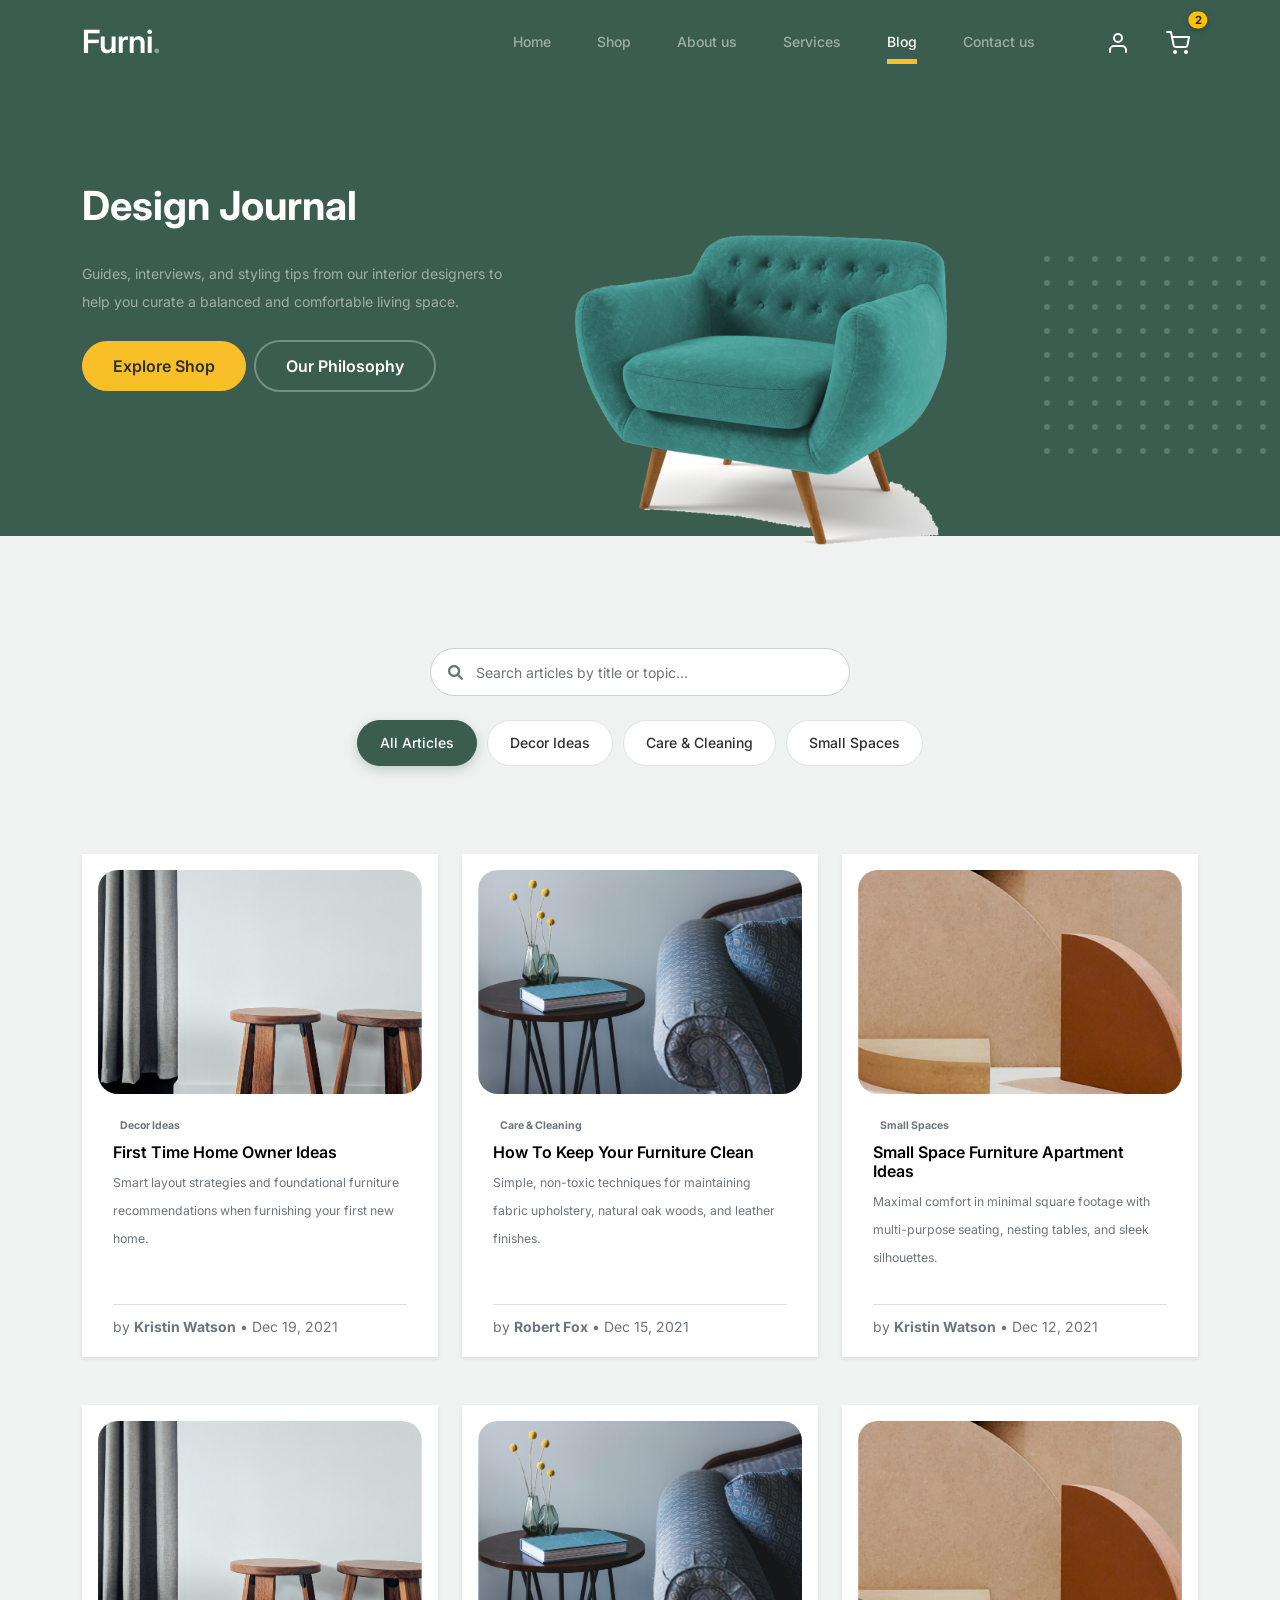
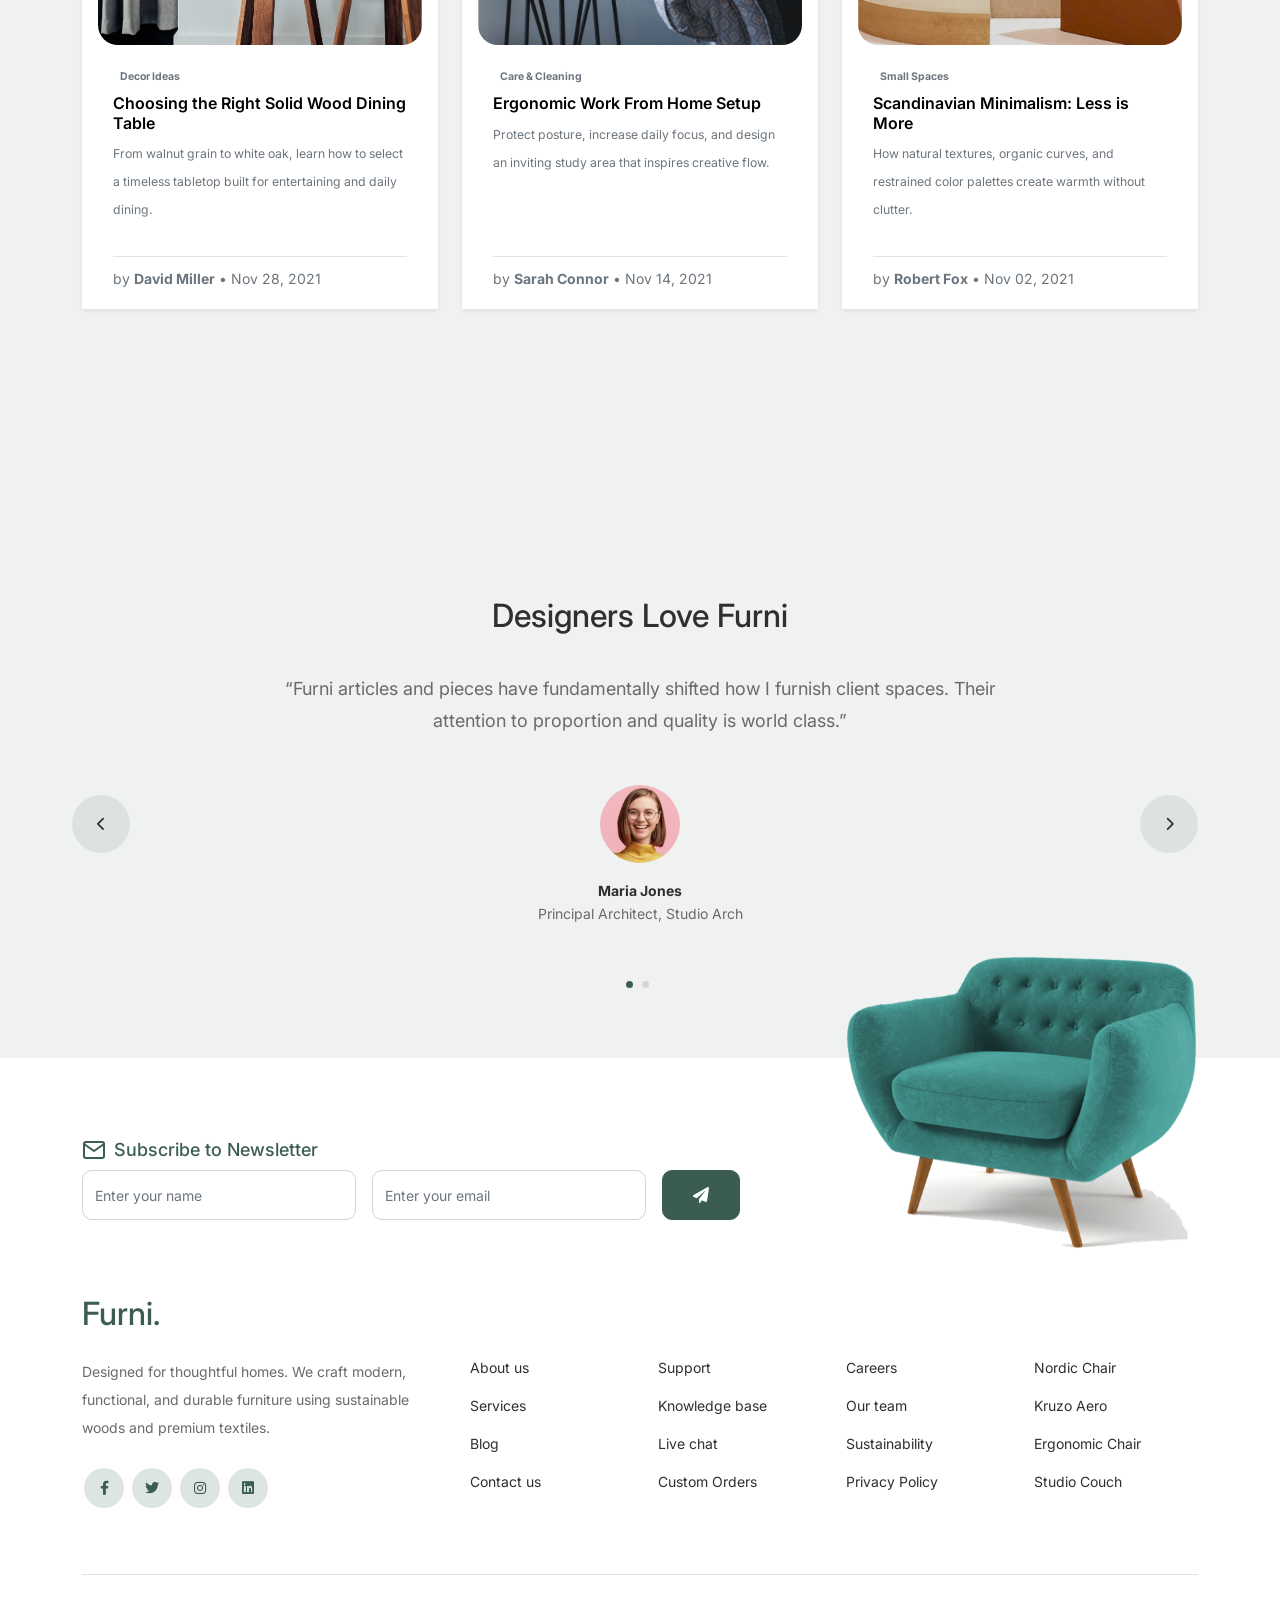
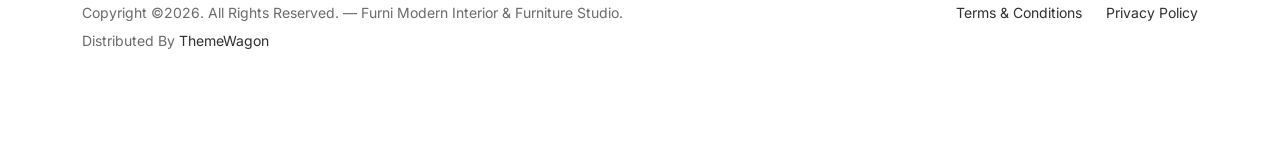
<file: blog.html>
<!-- /*
* Bootstrap 5
* Template Name: Furni
* Template Author: Untree.co
* Template URI: https://untree.co/
* License: https://creativecommons.org/licenses/by/3.0/
*/ -->
<!doctype html>
<html lang="en">
<head>
  <meta charset="utf-8">
  <meta name="viewport" content="width=device-width, initial-scale=1, shrink-to-fit=no">
  <meta name="author" content="Untree.co">
  <link rel="shortcut icon" href="favicon.png">

  <meta name="description" content="Furni Blog - Interior Design Ideas, Guides, and Inspiration" />
  <meta name="keywords" content="interior design blog, furniture care, home decor inspiration" />

  <!-- Bootstrap CSS -->
  <link href="css/bootstrap.min.css" rel="stylesheet">
  <link href="https://cdnjs.cloudflare.com/ajax/libs/font-awesome/6.0.0-beta3/css/all.min.css" rel="stylesheet">
  <link href="css/tiny-slider.css" rel="stylesheet">
  <link href="css/style.css" rel="stylesheet">
  <title>Blog &amp; Design Journal - Furni</title>
</head>

<body>

  <!-- Start Header/Navigation -->
  <nav class="custom-navbar navbar navbar-expand-md navbar-dark bg-dark" aria-label="Furni navigation bar">
    <div class="container">
      <a class="navbar-brand" href="index.html">Furni<span>.</span></a>

      <button class="navbar-toggler" type="button" data-bs-toggle="collapse" data-bs-target="#navbarsFurni" aria-controls="navbarsFurni" aria-expanded="false" aria-label="Toggle navigation">
        <span class="navbar-toggler-icon"></span>
      </button>

      <div class="collapse navbar-collapse" id="navbarsFurni">
        <ul class="custom-navbar-nav navbar-nav ms-auto mb-2 mb-md-0">
          <li class="nav-item">
            <a class="nav-link" href="index.html">Home</a>
          </li>
          <li><a class="nav-link" href="shop.html">Shop</a></li>
          <li><a class="nav-link" href="about.html">About us</a></li>
          <li><a class="nav-link" href="services.html">Services</a></li>
          <li class="active"><a class="nav-link" href="blog.html">Blog</a></li>
          <li><a class="nav-link" href="contact.html">Contact us</a></li>
        </ul>

        <ul class="custom-navbar-cta navbar-nav mb-2 mb-md-0 ms-5">
          <li><a class="nav-link" href="javascript:void(0)" title="My Account"><img src="images/user.svg" alt="User Account"></a></li>
          <li>
            <a class="nav-link position-relative" href="cart.html" title="Shopping Cart">
              <img src="images/cart.svg" alt="Cart">
              <span class="cart-badge badge rounded-pill bg-warning text-dark position-absolute top-0 start-100 translate-middle">0</span>
            </a>
          </li>
        </ul>
      </div>
    </div>
  </nav>
  <!-- End Header/Navigation -->

  <!-- Start Hero Section -->
  <div class="hero">
    <div class="container">
      <div class="row justify-content-between align-items-center">
        <div class="col-lg-5">
          <div class="intro-excerpt">
            <h1>Design Journal</h1>
            <p class="mb-4">Guides, interviews, and styling tips from our interior designers to help you curate a balanced and comfortable living space.</p>
            <p><a href="shop.html" class="btn btn-secondary me-2">Explore Shop</a><a href="about.html" class="btn btn-white-outline">Our Philosophy</a></p>
          </div>
        </div>
        <div class="col-lg-7">
          <div class="hero-img-wrap text-center">
            <img src="images/sofa.png" class="img-fluid" alt="Furni Living" style="max-height: 350px;">
          </div>
        </div>
      </div>
    </div>
  </div>
  <!-- End Hero Section -->

  <!-- Start Blog Section -->
  <div class="blog-section">
    <div class="container">
      
      <!-- Filter and Search -->
      <div class="row mb-5">
        <div class="col-lg-8 mx-auto text-center">
          <div class="furni-search-box mb-4">
            <i class="fas fa-search search-icon"></i>
            <input type="text" id="blogSearchInput" class="form-control" placeholder="Search articles by title or topic...">
          </div>

          <div class="filter-pills" id="blogFilters">
            <button class="filter-btn active" data-filter="all">All Articles</button>
            <button class="filter-btn" data-filter="ideas">Decor Ideas</button>
            <button class="filter-btn" data-filter="maintenance">Care &amp; Cleaning</button>
            <button class="filter-btn" data-filter="spaces">Small Spaces</button>
          </div>
        </div>
      </div>

      <div class="row" id="blogGrid">

        <div class="col-12 col-sm-6 col-md-4 mb-5 blog-card" data-category="ideas">
          <div class="post-entry bg-white p-3 rounded-4 shadow-sm h-100 d-flex flex-column">
            <a href="javascript:void(0)" class="post-thumbnail mb-3 overflow-hidden rounded-3">
              <img src="images/post-1.jpg" alt="First Time Home Owner Ideas" class="img-fluid w-100">
            </a>
            <div class="post-content-entry flex-grow-1 d-flex flex-column justify-content-between">
              <div>
                <span class="badge bg-secondary-subtle text-secondary mb-2">Decor Ideas</span>
                <h3 class="h5"><a href="javascript:void(0)" class="text-black text-decoration-none">First Time Home Owner Ideas</a></h3>
                <p class="text-muted small">Smart layout strategies and foundational furniture recommendations when furnishing your first new home.</p>
              </div>
              <div class="meta border-top pt-2 mt-3 small text-muted">
                <span>by <strong>Kristin Watson</strong></span> &bull; <span>Dec 19, 2021</span>
              </div>
            </div>
          </div>
        </div>

        <div class="col-12 col-sm-6 col-md-4 mb-5 blog-card" data-category="maintenance">
          <div class="post-entry bg-white p-3 rounded-4 shadow-sm h-100 d-flex flex-column">
            <a href="javascript:void(0)" class="post-thumbnail mb-3 overflow-hidden rounded-3">
              <img src="images/post-2.jpg" alt="How To Keep Your Furniture Clean" class="img-fluid w-100">
            </a>
            <div class="post-content-entry flex-grow-1 d-flex flex-column justify-content-between">
              <div>
                <span class="badge bg-secondary-subtle text-secondary mb-2">Care &amp; Cleaning</span>
                <h3 class="h5"><a href="javascript:void(0)" class="text-black text-decoration-none">How To Keep Your Furniture Clean</a></h3>
                <p class="text-muted small">Simple, non-toxic techniques for maintaining fabric upholstery, natural oak woods, and leather finishes.</p>
              </div>
              <div class="meta border-top pt-2 mt-3 small text-muted">
                <span>by <strong>Robert Fox</strong></span> &bull; <span>Dec 15, 2021</span>
              </div>
            </div>
          </div>
        </div>

        <div class="col-12 col-sm-6 col-md-4 mb-5 blog-card" data-category="spaces">
          <div class="post-entry bg-white p-3 rounded-4 shadow-sm h-100 d-flex flex-column">
            <a href="javascript:void(0)" class="post-thumbnail mb-3 overflow-hidden rounded-3">
              <img src="images/post-3.jpg" alt="Small Space Furniture Apartment Ideas" class="img-fluid w-100">
            </a>
            <div class="post-content-entry flex-grow-1 d-flex flex-column justify-content-between">
              <div>
                <span class="badge bg-secondary-subtle text-secondary mb-2">Small Spaces</span>
                <h3 class="h5"><a href="javascript:void(0)" class="text-black text-decoration-none">Small Space Furniture Apartment Ideas</a></h3>
                <p class="text-muted small">Maximal comfort in minimal square footage with multi-purpose seating, nesting tables, and sleek silhouettes.</p>
              </div>
              <div class="meta border-top pt-2 mt-3 small text-muted">
                <span>by <strong>Kristin Watson</strong></span> &bull; <span>Dec 12, 2021</span>
              </div>
            </div>
          </div>
        </div>

        <div class="col-12 col-sm-6 col-md-4 mb-5 blog-card" data-category="ideas">
          <div class="post-entry bg-white p-3 rounded-4 shadow-sm h-100 d-flex flex-column">
            <a href="javascript:void(0)" class="post-thumbnail mb-3 overflow-hidden rounded-3">
              <img src="images/post-1.jpg" alt="Choosing the Right Solid Wood Dining Table" class="img-fluid w-100">
            </a>
            <div class="post-content-entry flex-grow-1 d-flex flex-column justify-content-between">
              <div>
                <span class="badge bg-secondary-subtle text-secondary mb-2">Decor Ideas</span>
                <h3 class="h5"><a href="javascript:void(0)" class="text-black text-decoration-none">Choosing the Right Solid Wood Dining Table</a></h3>
                <p class="text-muted small">From walnut grain to white oak, learn how to select a timeless tabletop built for entertaining and daily dining.</p>
              </div>
              <div class="meta border-top pt-2 mt-3 small text-muted">
                <span>by <strong>David Miller</strong></span> &bull; <span>Nov 28, 2021</span>
              </div>
            </div>
          </div>
        </div>

        <div class="col-12 col-sm-6 col-md-4 mb-5 blog-card" data-category="maintenance">
          <div class="post-entry bg-white p-3 rounded-4 shadow-sm h-100 d-flex flex-column">
            <a href="javascript:void(0)" class="post-thumbnail mb-3 overflow-hidden rounded-3">
              <img src="images/post-2.jpg" alt="Ergonomic Work From Home Setup" class="img-fluid w-100">
            </a>
            <div class="post-content-entry flex-grow-1 d-flex flex-column justify-content-between">
              <div>
                <span class="badge bg-secondary-subtle text-secondary mb-2">Care &amp; Cleaning</span>
                <h3 class="h5"><a href="javascript:void(0)" class="text-black text-decoration-none">Ergonomic Work From Home Setup</a></h3>
                <p class="text-muted small">Protect posture, increase daily focus, and design an inviting study area that inspires creative flow.</p>
              </div>
              <div class="meta border-top pt-2 mt-3 small text-muted">
                <span>by <strong>Sarah Connor</strong></span> &bull; <span>Nov 14, 2021</span>
              </div>
            </div>
          </div>
        </div>

        <div class="col-12 col-sm-6 col-md-4 mb-5 blog-card" data-category="spaces">
          <div class="post-entry bg-white p-3 rounded-4 shadow-sm h-100 d-flex flex-column">
            <a href="javascript:void(0)" class="post-thumbnail mb-3 overflow-hidden rounded-3">
              <img src="images/post-3.jpg" alt="Scandinavian Minimalism: Less is More" class="img-fluid w-100">
            </a>
            <div class="post-content-entry flex-grow-1 d-flex flex-column justify-content-between">
              <div>
                <span class="badge bg-secondary-subtle text-secondary mb-2">Small Spaces</span>
                <h3 class="h5"><a href="javascript:void(0)" class="text-black text-decoration-none">Scandinavian Minimalism: Less is More</a></h3>
                <p class="text-muted small">How natural textures, organic curves, and restrained color palettes create warmth without clutter.</p>
              </div>
              <div class="meta border-top pt-2 mt-3 small text-muted">
                <span>by <strong>Robert Fox</strong></span> &bull; <span>Nov 02, 2021</span>
              </div>
            </div>
          </div>
        </div>

      </div>

    </div>
  </div>
  <!-- End Blog Section -->	

  <!-- Start Testimonial Slider -->
  <div class="testimonial-section">
    <div class="container">
      <div class="row">
        <div class="col-lg-7 mx-auto text-center">
          <h2 class="section-title">Designers Love Furni</h2>
        </div>
      </div>

      <div class="row justify-content-center">
        <div class="col-lg-12">
          <div class="testimonial-slider-wrap text-center">

            <div id="testimonial-nav">
              <span class="prev" data-controls="prev"><span class="fa fa-chevron-left"></span></span>
              <span class="next" data-controls="next"><span class="fa fa-chevron-right"></span></span>
            </div>

            <div class="testimonial-slider">
              
              <div class="item">
                <div class="row justify-content-center">
                  <div class="col-lg-8 mx-auto">
                    <div class="testimonial-block text-center">
                      <blockquote class="mb-5">
                        <p>&ldquo;Furni articles and pieces have fundamentally shifted how I furnish client spaces. Their attention to proportion and quality is world class.&rdquo;</p>
                      </blockquote>

                      <div class="author-info">
                        <div class="author-pic">
                          <img src="images/person-1.png" alt="Maria Jones" class="img-fluid">
                        </div>
                        <h3 class="font-weight-bold">Maria Jones</h3>
                        <span class="position d-block mb-3">Principal Architect, Studio Arch</span>
                      </div>
                    </div>
                  </div>
                </div>
              </div> 

              <div class="item">
                <div class="row justify-content-center">
                  <div class="col-lg-8 mx-auto">
                    <div class="testimonial-block text-center">
                      <blockquote class="mb-5">
                        <p>&ldquo;The practical tips on maintaining solid wood and organic fabrics helped us keep our furniture looking showroom fresh year after year.&rdquo;</p>
                      </blockquote>

                      <div class="author-info">
                        <div class="author-pic">
                          <img src="images/person_2.jpg" alt="David Miller" class="img-fluid rounded-circle" style="width: 80px; height: 80px; object-fit: cover; margin: 0 auto;">
                        </div>
                        <h3 class="font-weight-bold">David Miller</h3>
                        <span class="position d-block mb-3">Residential Stylist, London</span>
                      </div>
                    </div>
                  </div>
                </div>
              </div> 

            </div>

          </div>
        </div>
      </div>
    </div>
  </div>
  <!-- End Testimonial Slider -->

  <!-- Start Footer Section -->
  <footer class="footer-section">
    <div class="container relative">

      <div class="sofa-img">
        <img src="images/sofa.png" alt="Furni Sofa" class="img-fluid">
      </div>

      <div class="row">
        <div class="col-lg-8">
          <div class="subscription-form">
            <h3 class="d-flex align-items-center">
              <span class="me-2"><img src="images/envelope-outline.svg" alt="Envelope" class="img-fluid"></span>
              <span>Subscribe to Newsletter</span>
            </h3>

            <form action="#" class="row g-3">
              <div class="col-auto">
                <input type="text" class="form-control" placeholder="Enter your name">
              </div>
              <div class="col-auto">
                <input type="email" class="form-control" placeholder="Enter your email" required>
              </div>
              <div class="col-auto">
                <button type="submit" class="btn btn-primary" title="Subscribe">
                  <span class="fa fa-paper-plane"></span>
                </button>
              </div>
            </form>

          </div>
        </div>
      </div>

      <div class="row g-5 mb-5">
        <div class="col-lg-4">
          <div class="mb-4 footer-logo-wrap"><a href="index.html" class="footer-logo">Furni<span>.</span></a></div>
          <p class="mb-4">Designed for thoughtful homes. We craft modern, functional, and durable furniture using sustainable woods and premium textiles.</p>

          <ul class="list-unstyled custom-social">
            <li><a href="#" aria-label="Facebook"><span class="fa fa-brands fa-facebook-f"></span></a></li>
            <li><a href="#" aria-label="Twitter"><span class="fa fa-brands fa-twitter"></span></a></li>
            <li><a href="#" aria-label="Instagram"><span class="fa fa-brands fa-instagram"></span></a></li>
            <li><a href="#" aria-label="LinkedIn"><span class="fa fa-brands fa-linkedin"></span></a></li>
          </ul>
        </div>

        <div class="col-lg-8">
          <div class="row links-wrap">
            <div class="col-6 col-sm-6 col-md-3">
              <ul class="list-unstyled">
                <li><a href="about.html">About us</a></li>
                <li><a href="services.html">Services</a></li>
                <li><a href="blog.html">Blog</a></li>
                <li><a href="contact.html">Contact us</a></li>
              </ul>
            </div>

            <div class="col-6 col-sm-6 col-md-3">
              <ul class="list-unstyled">
                <li><a href="contact.html">Support</a></li>
                <li><a href="about.html">Knowledge base</a></li>
                <li><a href="contact.html">Live chat</a></li>
                <li><a href="shop.html">Custom Orders</a></li>
              </ul>
            </div>

            <div class="col-6 col-sm-6 col-md-3">
              <ul class="list-unstyled">
                <li><a href="about.html">Careers</a></li>
                <li><a href="about.html">Our team</a></li>
                <li><a href="about.html">Sustainability</a></li>
                <li><a href="contact.html">Privacy Policy</a></li>
              </ul>
            </div>

            <div class="col-6 col-sm-6 col-md-3">
              <ul class="list-unstyled">
                <li><a href="shop.html">Nordic Chair</a></li>
                <li><a href="shop.html">Kruzo Aero</a></li>
                <li><a href="shop.html">Ergonomic Chair</a></li>
                <li><a href="shop.html">Studio Couch</a></li>
              </ul>
            </div>
          </div>
        </div>

      </div>

      <div class="border-top copyright">
        <div class="row pt-4">
          <div class="col-lg-6">
            <p class="mb-2 text-center text-lg-start">Copyright &copy;<script>document.write(new Date().getFullYear());</script>. All Rights Reserved. &mdash; Furni Modern Interior &amp; Furniture Studio. Distributed By <a href="https://themewagon.com" target="_blank" rel="noopener">ThemeWagon</a>
            </p>
          </div>

          <div class="col-lg-6 text-center text-lg-end">
            <ul class="list-unstyled d-inline-flex ms-auto">
              <li class="me-4"><a href="contact.html">Terms &amp; Conditions</a></li>
              <li><a href="contact.html">Privacy Policy</a></li>
            </ul>
          </div>

        </div>
      </div>

    </div>
  </footer>
  <!-- End Footer Section -->	

  <script src="js/bootstrap.bundle.min.js"></script>
  <script src="js/tiny-slider.js"></script>
  <script src="js/custom.js"></script>
  <script src="js/furni-shop.js"></script>
  <script>
    // Blog search & filter script
    document.addEventListener('DOMContentLoaded', function () {
      const searchInput = document.getElementById('blogSearchInput');
      const filterBtns = document.querySelectorAll('#blogFilters .filter-btn');
      const cards = document.querySelectorAll('.blog-card');

      let currentFilter = 'all';

      function applyFilters() {
        const query = (searchInput ? searchInput.value : '').toLowerCase().trim();

        cards.forEach(card => {
          const title = card.querySelector('h3')?.textContent.toLowerCase() || '';
          const category = card.dataset.category || '';
          const matchesCategory = (currentFilter === 'all' || category === currentFilter);
          const matchesQuery = !query || title.includes(query);

          if (matchesCategory && matchesQuery) {
            card.style.display = '';
          } else {
            card.style.display = 'none';
          }
        });
      }

      if (searchInput) searchInput.addEventListener('input', applyFilters);

      filterBtns.forEach(btn => {
        btn.addEventListener('click', function () {
          filterBtns.forEach(b => b.classList.remove('active'));
          this.classList.add('active');
          currentFilter = this.dataset.filter;
          applyFilters();
        });
      });
    });
  </script>
</body>
</html>
</file>
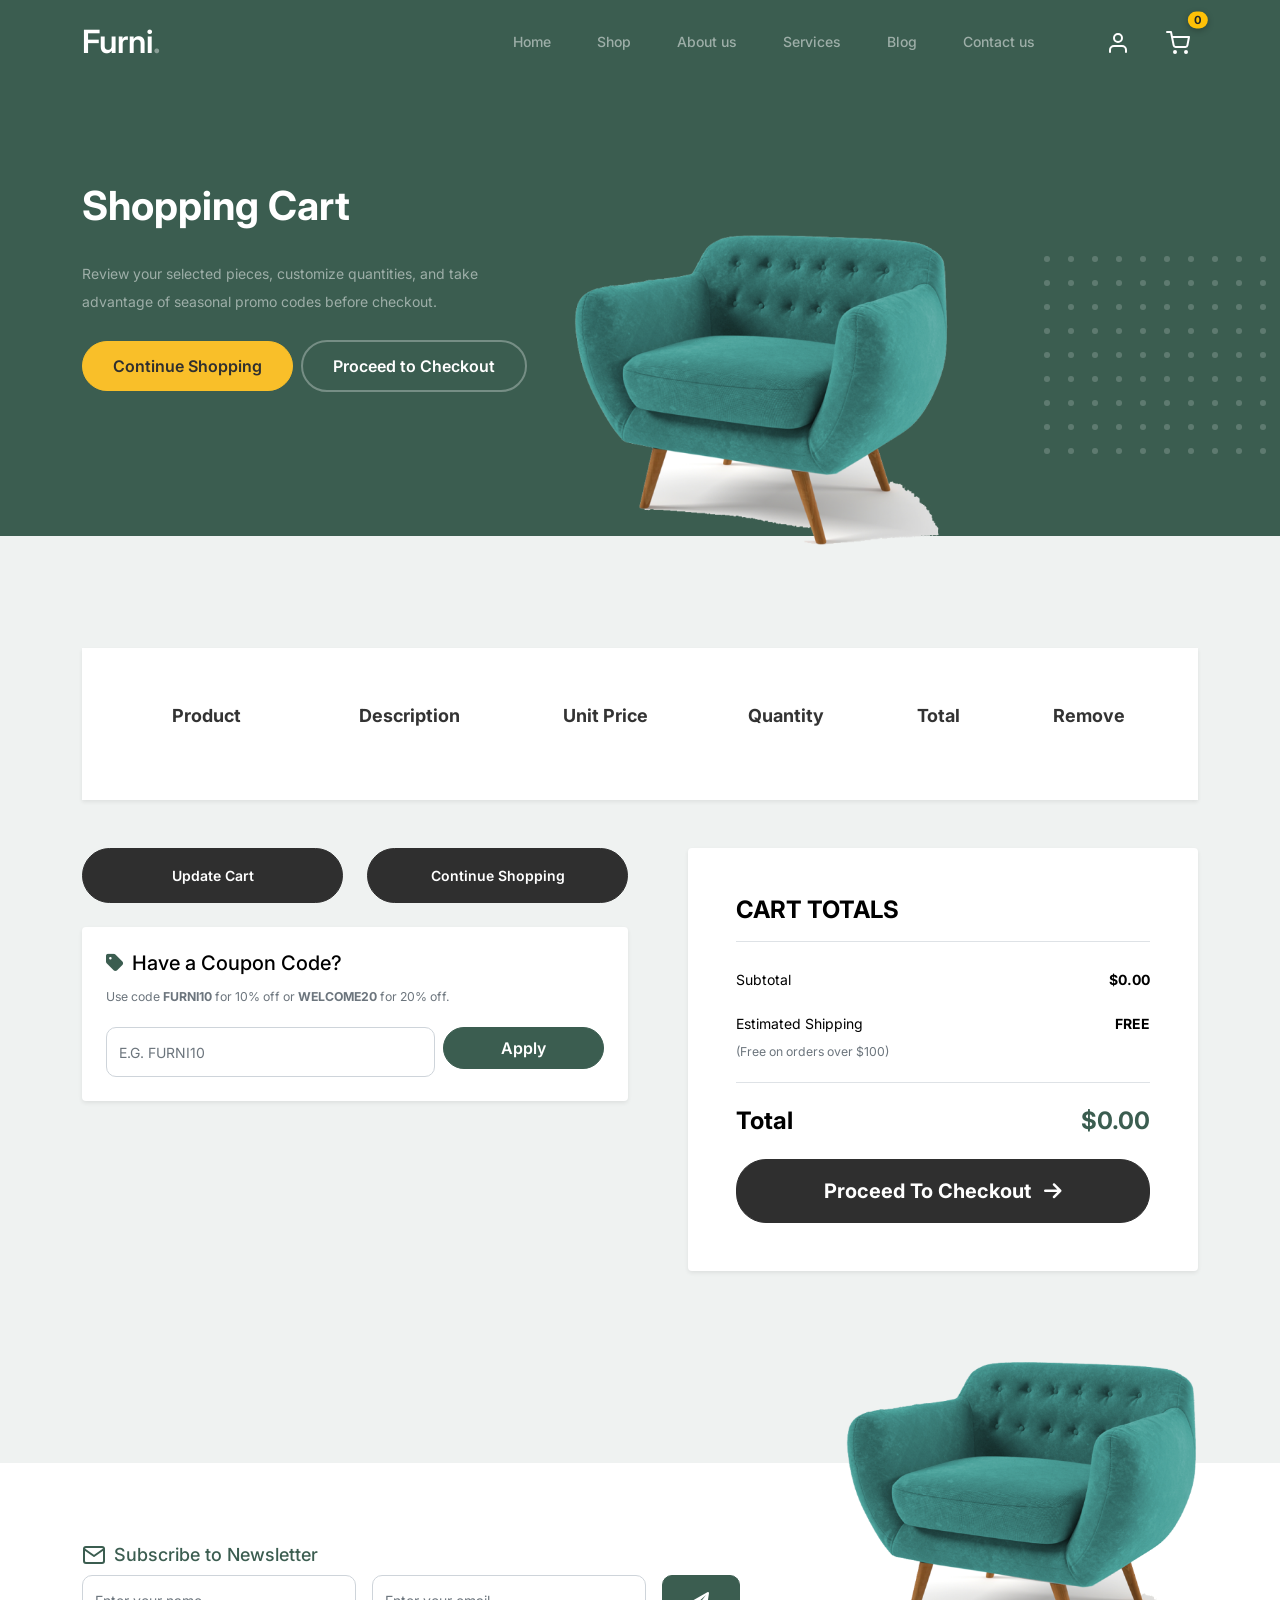
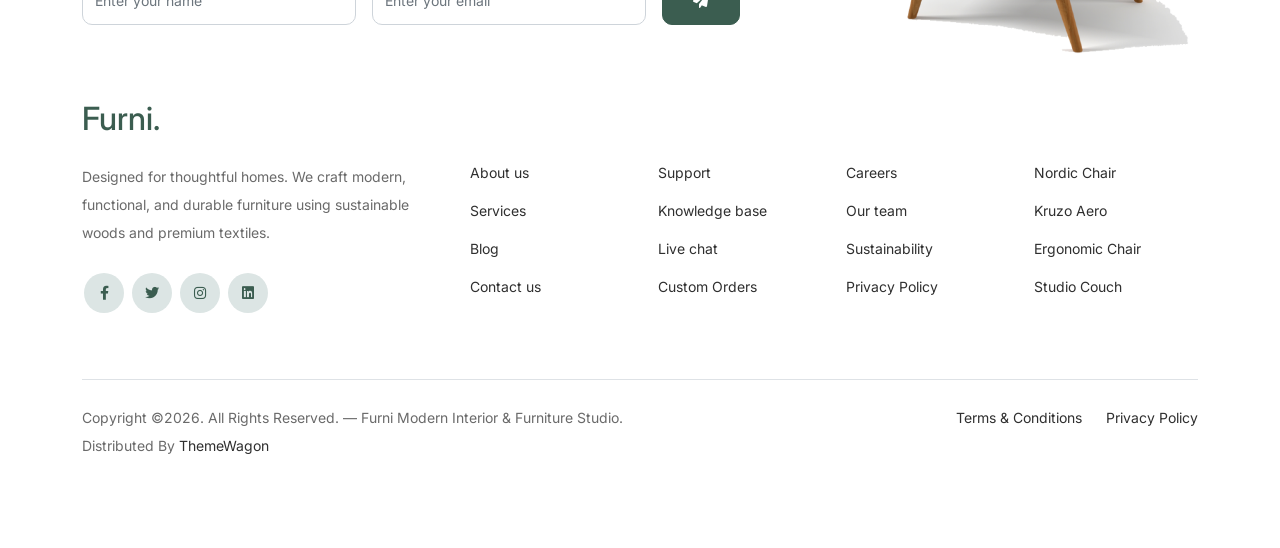
<file: cart.html>
<!-- /*
* Bootstrap 5
* Template Name: Furni
* Template Author: Untree.co
* Template URI: https://untree.co/
* License: https://creativecommons.org/licenses/by/3.0/
*/ -->
<!doctype html>
<html lang="en">
<head>
  <meta charset="utf-8">
  <meta name="viewport" content="width=device-width, initial-scale=1, shrink-to-fit=no">
  <meta name="author" content="Untree.co">
  <link rel="shortcut icon" href="favicon.png">

  <meta name="description" content="Furni Shopping Cart" />
  <meta name="keywords" content="cart, checkout, modern furniture shopping" />

  <!-- Bootstrap CSS -->
  <link href="css/bootstrap.min.css" rel="stylesheet">
  <link href="https://cdnjs.cloudflare.com/ajax/libs/font-awesome/6.0.0-beta3/css/all.min.css" rel="stylesheet">
  <link href="css/tiny-slider.css" rel="stylesheet">
  <link href="css/style.css" rel="stylesheet">
  <title>Shopping Cart - Furni</title>
</head>

<body>

  <!-- Start Header/Navigation -->
  <nav class="custom-navbar navbar navbar-expand-md navbar-dark bg-dark" aria-label="Furni navigation bar">
    <div class="container">
      <a class="navbar-brand" href="index.html">Furni<span>.</span></a>

      <button class="navbar-toggler" type="button" data-bs-toggle="collapse" data-bs-target="#navbarsFurni" aria-controls="navbarsFurni" aria-expanded="false" aria-label="Toggle navigation">
        <span class="navbar-toggler-icon"></span>
      </button>

      <div class="collapse navbar-collapse" id="navbarsFurni">
        <ul class="custom-navbar-nav navbar-nav ms-auto mb-2 mb-md-0">
          <li class="nav-item">
            <a class="nav-link" href="index.html">Home</a>
          </li>
          <li><a class="nav-link" href="shop.html">Shop</a></li>
          <li><a class="nav-link" href="about.html">About us</a></li>
          <li><a class="nav-link" href="services.html">Services</a></li>
          <li><a class="nav-link" href="blog.html">Blog</a></li>
          <li><a class="nav-link" href="contact.html">Contact us</a></li>
        </ul>

        <ul class="custom-navbar-cta navbar-nav mb-2 mb-md-0 ms-5">
          <li><a class="nav-link" href="javascript:void(0)" title="My Account"><img src="images/user.svg" alt="User Account"></a></li>
          <li class="active">
            <a class="nav-link position-relative" href="cart.html" title="Shopping Cart">
              <img src="images/cart.svg" alt="Cart">
              <span class="cart-badge badge rounded-pill bg-warning text-dark position-absolute top-0 start-100 translate-middle">0</span>
            </a>
          </li>
        </ul>
      </div>
    </div>
  </nav>
  <!-- End Header/Navigation -->

  <!-- Start Hero Section -->
  <div class="hero">
    <div class="container">
      <div class="row justify-content-between align-items-center">
        <div class="col-lg-5">
          <div class="intro-excerpt">
            <h1>Shopping Cart</h1>
            <p class="mb-4">Review your selected pieces, customize quantities, and take advantage of seasonal promo codes before checkout.</p>
            <p><a href="shop.html" class="btn btn-secondary me-2">Continue Shopping</a><a href="checkout.html" class="btn btn-white-outline">Proceed to Checkout</a></p>
          </div>
        </div>
        <div class="col-lg-7">
          <div class="hero-img-wrap text-center">
            <img src="images/sofa.png" class="img-fluid" alt="Furni Living" style="max-height: 350px;">
          </div>
        </div>
      </div>
    </div>
  </div>
  <!-- End Hero Section -->

  <div class="untree_co-section before-footer-section">
    <div class="container">
      <div class="row mb-5">
        <div class="col-md-12">
          <div class="site-blocks-table shadow-sm rounded-4 bg-white p-3 p-md-4">
            <table class="table align-middle">
              <thead>
                <tr>
                  <th class="product-thumbnail">Product</th>
                  <th class="product-name">Description</th>
                  <th class="product-price">Unit Price</th>
                  <th class="product-quantity">Quantity</th>
                  <th class="product-total">Total</th>
                  <th class="product-remove">Remove</th>
                </tr>
              </thead>
              <tbody id="cartTableBody">
                <!-- Dynamically populated by furni-shop.js -->
              </tbody>
            </table>
          </div>
        </div>
      </div>

      <div class="row">
        <div class="col-md-6 mb-5 mb-md-0">
          <div class="row mb-4">
            <div class="col-md-6 mb-3 mb-md-0">
              <button class="btn btn-black btn-sm w-100 py-3 fw-semibold btn-update-cart">Update Cart</button>
            </div>
            <div class="col-md-6">
              <a href="shop.html" class="btn btn-outline-black btn-sm w-100 py-3 fw-semibold text-center d-block">Continue Shopping</a>
            </div>
          </div>
          <div class="card border-0 shadow-sm rounded-4 p-4 bg-white">
            <label class="text-black h5 mb-2" for="coupon"><i class="fas fa-tag me-2 text-primary"></i>Have a Coupon Code?</label>
            <p class="text-muted small mb-3">Use code <strong>FURNI10</strong> for 10% off or <strong>WELCOME20</strong> for 20% off.</p>
            <div class="row g-2">
              <div class="col-8">
                <input type="text" class="form-control py-2 text-uppercase" id="coupon" placeholder="e.g. FURNI10">
              </div>
              <div class="col-4">
                <button class="btn btn-primary w-100 py-2">Apply</button>
              </div>
            </div>
          </div>
        </div>

        <div class="col-md-6 ps-md-5">
          <div class="card border-0 shadow-sm rounded-4 p-4 p-md-5 bg-white">
            <h3 class="text-black h4 text-uppercase border-bottom pb-3 mb-4 fw-bold">Cart Totals</h3>
            
            <div class="d-flex justify-content-between mb-3">
              <span class="text-black">Subtotal</span>
              <strong class="text-black cart-subtotal-val">$0.00</strong>
            </div>

            <div class="d-flex justify-content-between mb-3 text-success" id="cart-discount-row" style="display: none !important;">
              <span>Discount Applied</span>
              <strong id="cart-discount-val">-$0.00</strong>
            </div>

            <div class="d-flex justify-content-between mb-4 border-bottom pb-3">
              <span class="text-black">Estimated Shipping <small class="text-muted d-block">(Free on orders over $100)</small></span>
              <strong class="text-black" id="cart-shipping-val">FREE</strong>
            </div>

            <div class="d-flex justify-content-between mb-4 fs-4">
              <span class="text-black fw-bold">Total</span>
              <strong class="text-primary cart-total-val">$0.00</strong>
            </div>

            <div>
              <button class="btn btn-black btn-lg py-3 w-100 fw-bold btn-checkout" onclick="window.location.href='checkout.html'">
                Proceed To Checkout <i class="fas fa-arrow-right ms-2"></i>
              </button>
            </div>
          </div>
        </div>
      </div>
    </div>
  </div>

  <!-- Start Footer Section -->
  <footer class="footer-section">
    <div class="container relative">

      <div class="sofa-img">
        <img src="images/sofa.png" alt="Furni Sofa" class="img-fluid">
      </div>

      <div class="row">
        <div class="col-lg-8">
          <div class="subscription-form">
            <h3 class="d-flex align-items-center">
              <span class="me-2"><img src="images/envelope-outline.svg" alt="Envelope" class="img-fluid"></span>
              <span>Subscribe to Newsletter</span>
            </h3>

            <form action="#" class="row g-3">
              <div class="col-auto">
                <input type="text" class="form-control" placeholder="Enter your name">
              </div>
              <div class="col-auto">
                <input type="email" class="form-control" placeholder="Enter your email" required>
              </div>
              <div class="col-auto">
                <button type="submit" class="btn btn-primary" title="Subscribe">
                  <span class="fa fa-paper-plane"></span>
                </button>
              </div>
            </form>

          </div>
        </div>
      </div>

      <div class="row g-5 mb-5">
        <div class="col-lg-4">
          <div class="mb-4 footer-logo-wrap"><a href="index.html" class="footer-logo">Furni<span>.</span></a></div>
          <p class="mb-4">Designed for thoughtful homes. We craft modern, functional, and durable furniture using sustainable woods and premium textiles.</p>

          <ul class="list-unstyled custom-social">
            <li><a href="#" aria-label="Facebook"><span class="fa fa-brands fa-facebook-f"></span></a></li>
            <li><a href="#" aria-label="Twitter"><span class="fa fa-brands fa-twitter"></span></a></li>
            <li><a href="#" aria-label="Instagram"><span class="fa fa-brands fa-instagram"></span></a></li>
            <li><a href="#" aria-label="LinkedIn"><span class="fa fa-brands fa-linkedin"></span></a></li>
          </ul>
        </div>

        <div class="col-lg-8">
          <div class="row links-wrap">
            <div class="col-6 col-sm-6 col-md-3">
              <ul class="list-unstyled">
                <li><a href="about.html">About us</a></li>
                <li><a href="services.html">Services</a></li>
                <li><a href="blog.html">Blog</a></li>
                <li><a href="contact.html">Contact us</a></li>
              </ul>
            </div>

            <div class="col-6 col-sm-6 col-md-3">
              <ul class="list-unstyled">
                <li><a href="contact.html">Support</a></li>
                <li><a href="about.html">Knowledge base</a></li>
                <li><a href="contact.html">Live chat</a></li>
                <li><a href="shop.html">Custom Orders</a></li>
              </ul>
            </div>

            <div class="col-6 col-sm-6 col-md-3">
              <ul class="list-unstyled">
                <li><a href="about.html">Careers</a></li>
                <li><a href="about.html">Our team</a></li>
                <li><a href="about.html">Sustainability</a></li>
                <li><a href="contact.html">Privacy Policy</a></li>
              </ul>
            </div>

            <div class="col-6 col-sm-6 col-md-3">
              <ul class="list-unstyled">
                <li><a href="shop.html">Nordic Chair</a></li>
                <li><a href="shop.html">Kruzo Aero</a></li>
                <li><a href="shop.html">Ergonomic Chair</a></li>
                <li><a href="shop.html">Studio Couch</a></li>
              </ul>
            </div>
          </div>
        </div>

      </div>

      <div class="border-top copyright">
        <div class="row pt-4">
          <div class="col-lg-6">
            <p class="mb-2 text-center text-lg-start">Copyright &copy;<script>document.write(new Date().getFullYear());</script>. All Rights Reserved. &mdash; Furni Modern Interior &amp; Furniture Studio. Distributed By <a href="https://themewagon.com" target="_blank" rel="noopener">ThemeWagon</a>
            </p>
          </div>

          <div class="col-lg-6 text-center text-lg-end">
            <ul class="list-unstyled d-inline-flex ms-auto">
              <li class="me-4"><a href="contact.html">Terms &amp; Conditions</a></li>
              <li><a href="contact.html">Privacy Policy</a></li>
            </ul>
          </div>

        </div>
      </div>

    </div>
  </footer>
  <!-- End Footer Section -->	

  <script src="js/bootstrap.bundle.min.js"></script>
  <script src="js/tiny-slider.js"></script>
  <script src="js/custom.js"></script>
  <script src="js/furni-shop.js"></script>
</body>
</html>
</file>
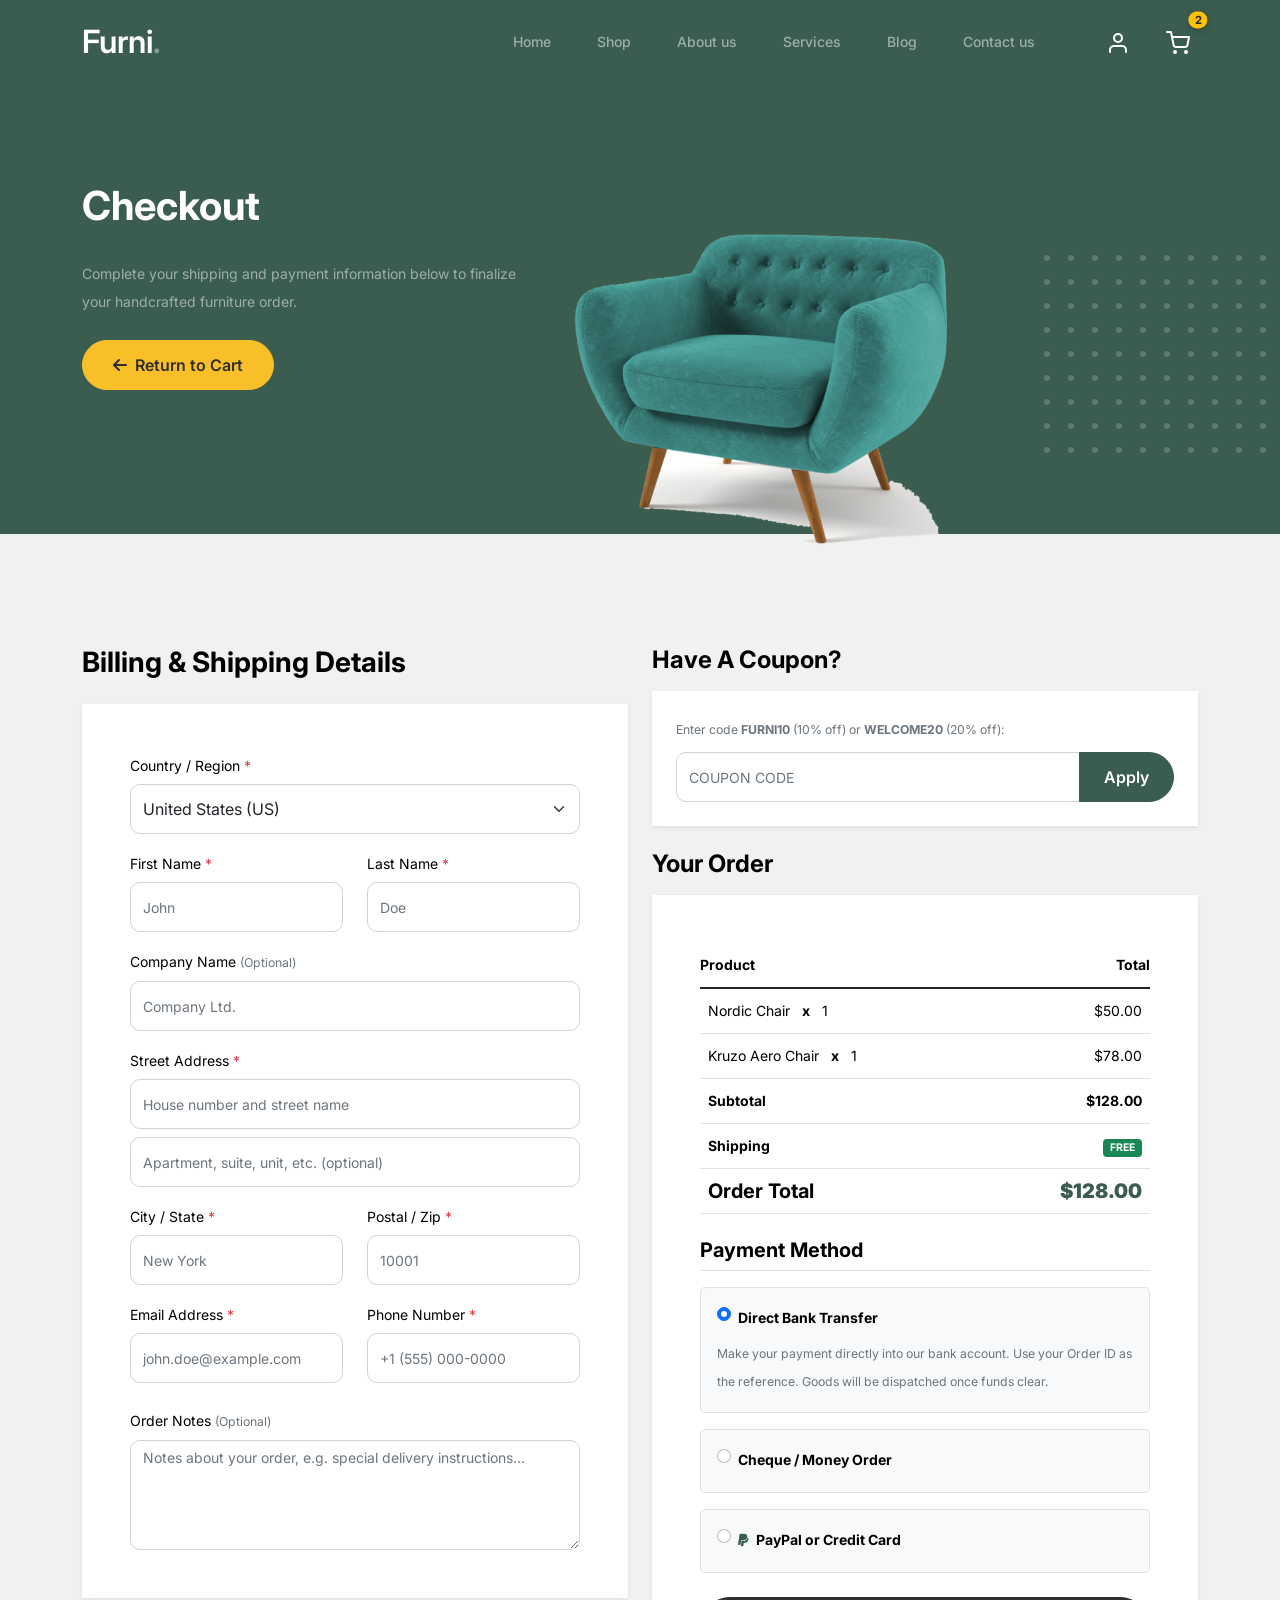
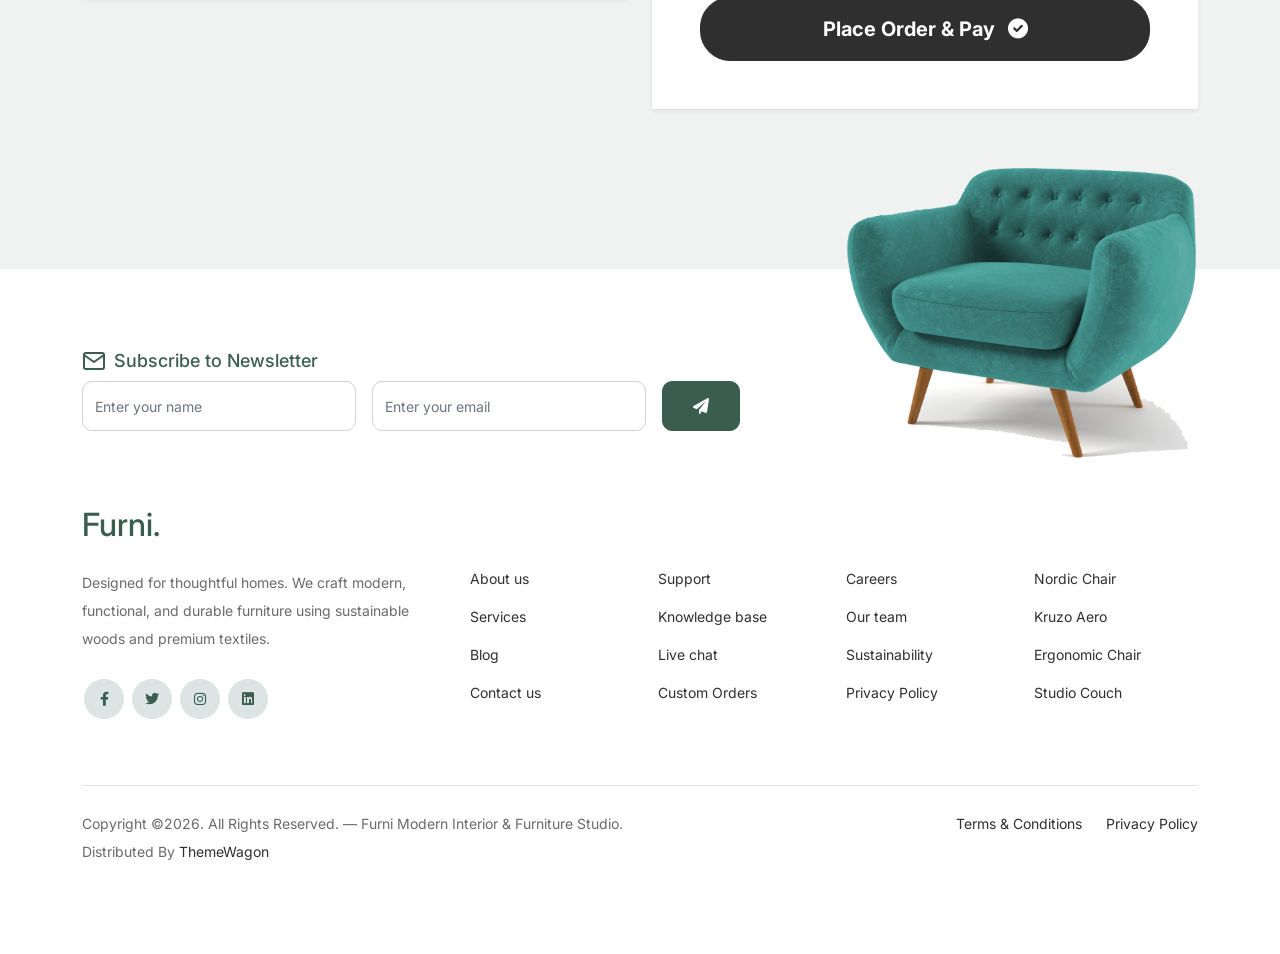
<file: checkout.html>
<!-- /*
* Bootstrap 5
* Template Name: Furni
* Template Author: Untree.co
* Template URI: https://untree.co/
* License: https://creativecommons.org/licenses/by/3.0/
*/ -->
<!doctype html>
<html lang="en">
<head>
  <meta charset="utf-8">
  <meta name="viewport" content="width=device-width, initial-scale=1, shrink-to-fit=no">
  <meta name="author" content="Untree.co">
  <link rel="shortcut icon" href="favicon.png">

  <meta name="description" content="Furni Checkout - Secure Payment" />
  <meta name="keywords" content="checkout, furniture order, secure checkout" />

  <!-- Bootstrap CSS -->
  <link href="css/bootstrap.min.css" rel="stylesheet">
  <link href="https://cdnjs.cloudflare.com/ajax/libs/font-awesome/6.0.0-beta3/css/all.min.css" rel="stylesheet">
  <link href="css/tiny-slider.css" rel="stylesheet">
  <link href="css/style.css" rel="stylesheet">
  <title>Checkout - Furni</title>
</head>

<body>

  <!-- Start Header/Navigation -->
  <nav class="custom-navbar navbar navbar-expand-md navbar-dark bg-dark" aria-label="Furni navigation bar">
    <div class="container">
      <a class="navbar-brand" href="index.html">Furni<span>.</span></a>

      <button class="navbar-toggler" type="button" data-bs-toggle="collapse" data-bs-target="#navbarsFurni" aria-controls="navbarsFurni" aria-expanded="false" aria-label="Toggle navigation">
        <span class="navbar-toggler-icon"></span>
      </button>

      <div class="collapse navbar-collapse" id="navbarsFurni">
        <ul class="custom-navbar-nav navbar-nav ms-auto mb-2 mb-md-0">
          <li class="nav-item">
            <a class="nav-link" href="index.html">Home</a>
          </li>
          <li><a class="nav-link" href="shop.html">Shop</a></li>
          <li><a class="nav-link" href="about.html">About us</a></li>
          <li><a class="nav-link" href="services.html">Services</a></li>
          <li><a class="nav-link" href="blog.html">Blog</a></li>
          <li><a class="nav-link" href="contact.html">Contact us</a></li>
        </ul>

        <ul class="custom-navbar-cta navbar-nav mb-2 mb-md-0 ms-5">
          <li><a class="nav-link" href="javascript:void(0)" title="My Account"><img src="images/user.svg" alt="User Account"></a></li>
          <li>
            <a class="nav-link position-relative" href="cart.html" title="Shopping Cart">
              <img src="images/cart.svg" alt="Cart">
              <span class="cart-badge badge rounded-pill bg-warning text-dark position-absolute top-0 start-100 translate-middle">0</span>
            </a>
          </li>
        </ul>
      </div>
    </div>
  </nav>
  <!-- End Header/Navigation -->

  <!-- Start Hero Section -->
  <div class="hero">
    <div class="container">
      <div class="row justify-content-between align-items-center">
        <div class="col-lg-5">
          <div class="intro-excerpt">
            <h1>Checkout</h1>
            <p class="mb-4">Complete your shipping and payment information below to finalize your handcrafted furniture order.</p>
            <p><a href="cart.html" class="btn btn-secondary me-2"><i class="fas fa-arrow-left me-2"></i>Return to Cart</a></p>
          </div>
        </div>
        <div class="col-lg-7">
          <div class="hero-img-wrap text-center">
            <img src="images/sofa.png" class="img-fluid" alt="Furni Living" style="max-height: 350px;">
          </div>
        </div>
      </div>
    </div>
  </div>
  <!-- End Hero Section -->

  <div class="untree_co-section">
    <div class="container">
      
      <div class="row">
        <!-- Billing Details Form -->
        <div class="col-md-6 mb-5 mb-md-0">
          <h2 class="h3 mb-4 text-black fw-bold">Billing &amp; Shipping Details</h2>
          <div class="p-4 p-lg-5 border-0 shadow-sm rounded-4 bg-white">
            
            <div class="form-group mb-3">
              <label for="c_country" class="text-black fw-semibold mb-1">Country / Region <span class="text-danger">*</span></label>
              <select id="c_country" class="form-control form-select">
                <option value="1" selected>United States (US)</option>
                <option value="2">United Kingdom (UK)</option>
                <option value="3">Canada</option>
                <option value="4">Germany</option>
                <option value="5">Australia</option>
                <option value="6">India</option>
              </select>
            </div>

            <div class="row mb-3">
              <div class="col-md-6">
                <label for="c_fname" class="text-black fw-semibold mb-1">First Name <span class="text-danger">*</span></label>
                <input type="text" class="form-control" id="c_fname" placeholder="John" required>
              </div>
              <div class="col-md-6">
                <label for="c_lname" class="text-black fw-semibold mb-1">Last Name <span class="text-danger">*</span></label>
                <input type="text" class="form-control" id="c_lname" placeholder="Doe" required>
              </div>
            </div>

            <div class="form-group mb-3">
              <label for="c_companyname" class="text-black fw-semibold mb-1">Company Name <small class="text-muted">(Optional)</small></label>
              <input type="text" class="form-control" id="c_companyname" placeholder="Company Ltd.">
            </div>

            <div class="form-group mb-3">
              <label for="c_address" class="text-black fw-semibold mb-1">Street Address <span class="text-danger">*</span></label>
              <input type="text" class="form-control mb-2" id="c_address" placeholder="House number and street name" required>
              <input type="text" class="form-control" placeholder="Apartment, suite, unit, etc. (optional)">
            </div>

            <div class="row mb-3">
              <div class="col-md-6">
                <label for="c_state_country" class="text-black fw-semibold mb-1">City / State <span class="text-danger">*</span></label>
                <input type="text" class="form-control" id="c_state_country" placeholder="New York" required>
              </div>
              <div class="col-md-6">
                <label for="c_postal_zip" class="text-black fw-semibold mb-1">Postal / Zip <span class="text-danger">*</span></label>
                <input type="text" class="form-control" id="c_postal_zip" placeholder="10001" required>
              </div>
            </div>

            <div class="row mb-4">
              <div class="col-md-6">
                <label for="c_email_address" class="text-black fw-semibold mb-1">Email Address <span class="text-danger">*</span></label>
                <input type="email" class="form-control" id="c_email_address" placeholder="john.doe@example.com" required>
              </div>
              <div class="col-md-6">
                <label for="c_phone" class="text-black fw-semibold mb-1">Phone Number <span class="text-danger">*</span></label>
                <input type="tel" class="form-control" id="c_phone" placeholder="+1 (555) 000-0000" required>
              </div>
            </div>

            <div class="form-group">
              <label for="c_order_notes" class="text-black fw-semibold mb-1">Order Notes <small class="text-muted">(Optional)</small></label>
              <textarea name="c_order_notes" id="c_order_notes" cols="30" rows="4" class="form-control" placeholder="Notes about your order, e.g. special delivery instructions..."></textarea>
            </div>

          </div>
        </div>

        <!-- Order Summary & Payment -->
        <div class="col-md-6">

          <!-- Coupon Block -->
          <div class="row mb-4">
            <div class="col-md-12">
              <h2 class="h4 mb-3 text-black fw-bold">Have A Coupon?</h2>
              <div class="p-4 border-0 shadow-sm rounded-4 bg-white">
                <label for="c_code" class="text-muted small mb-2">Enter code <strong>FURNI10</strong> (10% off) or <strong>WELCOME20</strong> (20% off):</label>
                <div class="input-group">
                  <input type="text" class="form-control text-uppercase" id="c_code" placeholder="Coupon Code">
                  <button class="btn btn-primary px-4 fw-semibold" type="button" id="button-addon2">Apply</button>
                </div>
              </div>
            </div>
          </div>

          <!-- Order Summary Block -->
          <div class="row mb-5">
            <div class="col-md-12">
              <h2 class="h4 mb-3 text-black fw-bold">Your Order</h2>
              <div class="p-4 p-lg-5 border-0 shadow-sm rounded-4 bg-white">
                <table class="table site-block-order-table mb-4">
                  <thead>
                    <tr>
                      <th class="ps-0">Product</th>
                      <th class="text-end pe-0">Total</th>
                    </tr>
                  </thead>
                  <tbody>
                    <!-- Dynamically populated by furni-shop.js -->
                  </tbody>
                </table>

                <h5 class="fw-bold text-black mb-3 border-bottom pb-2">Payment Method</h5>

                <!-- Bank Transfer -->
                <div class="border rounded-3 p-3 mb-3 bg-light">
                  <div class="form-check">
                    <input class="form-check-input" type="radio" name="paymentOption" id="paymentBank" checked data-bs-toggle="collapse" data-bs-target="#collapsebank">
                    <label class="form-check-label fw-bold text-black" for="paymentBank">
                      Direct Bank Transfer
                    </label>
                  </div>
                  <div class="collapse show mt-2" id="collapsebank">
                    <p class="text-muted small mb-0">Make your payment directly into our bank account. Use your Order ID as the reference. Goods will be dispatched once funds clear.</p>
                  </div>
                </div>

                <!-- Cheque -->
                <div class="border rounded-3 p-3 mb-3 bg-light">
                  <div class="form-check">
                    <input class="form-check-input" type="radio" name="paymentOption" id="paymentCheque" data-bs-toggle="collapse" data-bs-target="#collapsecheque">
                    <label class="form-check-label fw-bold text-black" for="paymentCheque">
                      Cheque / Money Order
                    </label>
                  </div>
                  <div class="collapse mt-2" id="collapsecheque">
                    <p class="text-muted small mb-0">Please send your cheque payable to Furni Studios. Your furniture pieces will be reserved and shipped upon receipt.</p>
                  </div>
                </div>

                <!-- PayPal / Card -->
                <div class="border rounded-3 p-3 mb-4 bg-light">
                  <div class="form-check">
                    <input class="form-check-input" type="radio" name="paymentOption" id="paymentPaypal" data-bs-toggle="collapse" data-bs-target="#collapsepaypal">
                    <label class="form-check-label fw-bold text-black" for="paymentPaypal">
                      <i class="fab fa-paypal text-primary me-1"></i> PayPal or Credit Card
                    </label>
                  </div>
                  <div class="collapse mt-2" id="collapsepaypal">
                    <p class="text-muted small mb-0">Pay securely via PayPal, Visa, MasterCard, or American Express with 256-bit encryption.</p>
                  </div>
                </div>

                <div class="form-group">
                  <button class="btn btn-black btn-lg py-3 w-100 fw-bold btn-place-order">
                    Place Order &amp; Pay <i class="fas fa-check-circle ms-2"></i>
                  </button>
                </div>

              </div>
            </div>
          </div>

        </div>
      </div>
    </div>
  </div>

  <!-- Start Footer Section -->
  <footer class="footer-section">
    <div class="container relative">

      <div class="sofa-img">
        <img src="images/sofa.png" alt="Furni Sofa" class="img-fluid">
      </div>

      <div class="row">
        <div class="col-lg-8">
          <div class="subscription-form">
            <h3 class="d-flex align-items-center">
              <span class="me-2"><img src="images/envelope-outline.svg" alt="Envelope" class="img-fluid"></span>
              <span>Subscribe to Newsletter</span>
            </h3>

            <form action="#" class="row g-3">
              <div class="col-auto">
                <input type="text" class="form-control" placeholder="Enter your name">
              </div>
              <div class="col-auto">
                <input type="email" class="form-control" placeholder="Enter your email" required>
              </div>
              <div class="col-auto">
                <button type="submit" class="btn btn-primary" title="Subscribe">
                  <span class="fa fa-paper-plane"></span>
                </button>
              </div>
            </form>

          </div>
        </div>
      </div>

      <div class="row g-5 mb-5">
        <div class="col-lg-4">
          <div class="mb-4 footer-logo-wrap"><a href="index.html" class="footer-logo">Furni<span>.</span></a></div>
          <p class="mb-4">Designed for thoughtful homes. We craft modern, functional, and durable furniture using sustainable woods and premium textiles.</p>

          <ul class="list-unstyled custom-social">
            <li><a href="#" aria-label="Facebook"><span class="fa fa-brands fa-facebook-f"></span></a></li>
            <li><a href="#" aria-label="Twitter"><span class="fa fa-brands fa-twitter"></span></a></li>
            <li><a href="#" aria-label="Instagram"><span class="fa fa-brands fa-instagram"></span></a></li>
            <li><a href="#" aria-label="LinkedIn"><span class="fa fa-brands fa-linkedin"></span></a></li>
          </ul>
        </div>

        <div class="col-lg-8">
          <div class="row links-wrap">
            <div class="col-6 col-sm-6 col-md-3">
              <ul class="list-unstyled">
                <li><a href="about.html">About us</a></li>
                <li><a href="services.html">Services</a></li>
                <li><a href="blog.html">Blog</a></li>
                <li><a href="contact.html">Contact us</a></li>
              </ul>
            </div>

            <div class="col-6 col-sm-6 col-md-3">
              <ul class="list-unstyled">
                <li><a href="contact.html">Support</a></li>
                <li><a href="about.html">Knowledge base</a></li>
                <li><a href="contact.html">Live chat</a></li>
                <li><a href="shop.html">Custom Orders</a></li>
              </ul>
            </div>

            <div class="col-6 col-sm-6 col-md-3">
              <ul class="list-unstyled">
                <li><a href="about.html">Careers</a></li>
                <li><a href="about.html">Our team</a></li>
                <li><a href="about.html">Sustainability</a></li>
                <li><a href="contact.html">Privacy Policy</a></li>
              </ul>
            </div>

            <div class="col-6 col-sm-6 col-md-3">
              <ul class="list-unstyled">
                <li><a href="shop.html">Nordic Chair</a></li>
                <li><a href="shop.html">Kruzo Aero</a></li>
                <li><a href="shop.html">Ergonomic Chair</a></li>
                <li><a href="shop.html">Studio Couch</a></li>
              </ul>
            </div>
          </div>
        </div>

      </div>

      <div class="border-top copyright">
        <div class="row pt-4">
          <div class="col-lg-6">
            <p class="mb-2 text-center text-lg-start">Copyright &copy;<script>document.write(new Date().getFullYear());</script>. All Rights Reserved. &mdash; Furni Modern Interior &amp; Furniture Studio. Distributed By <a href="https://themewagon.com" target="_blank" rel="noopener">ThemeWagon</a>
            </p>
          </div>

          <div class="col-lg-6 text-center text-lg-end">
            <ul class="list-unstyled d-inline-flex ms-auto">
              <li class="me-4"><a href="contact.html">Terms &amp; Conditions</a></li>
              <li><a href="contact.html">Privacy Policy</a></li>
            </ul>
          </div>

        </div>
      </div>

    </div>
  </footer>
  <!-- End Footer Section -->	

  <script src="js/bootstrap.bundle.min.js"></script>
  <script src="js/tiny-slider.js"></script>
  <script src="js/custom.js"></script>
  <script src="js/furni-shop.js"></script>
</body>
</html>
</file>
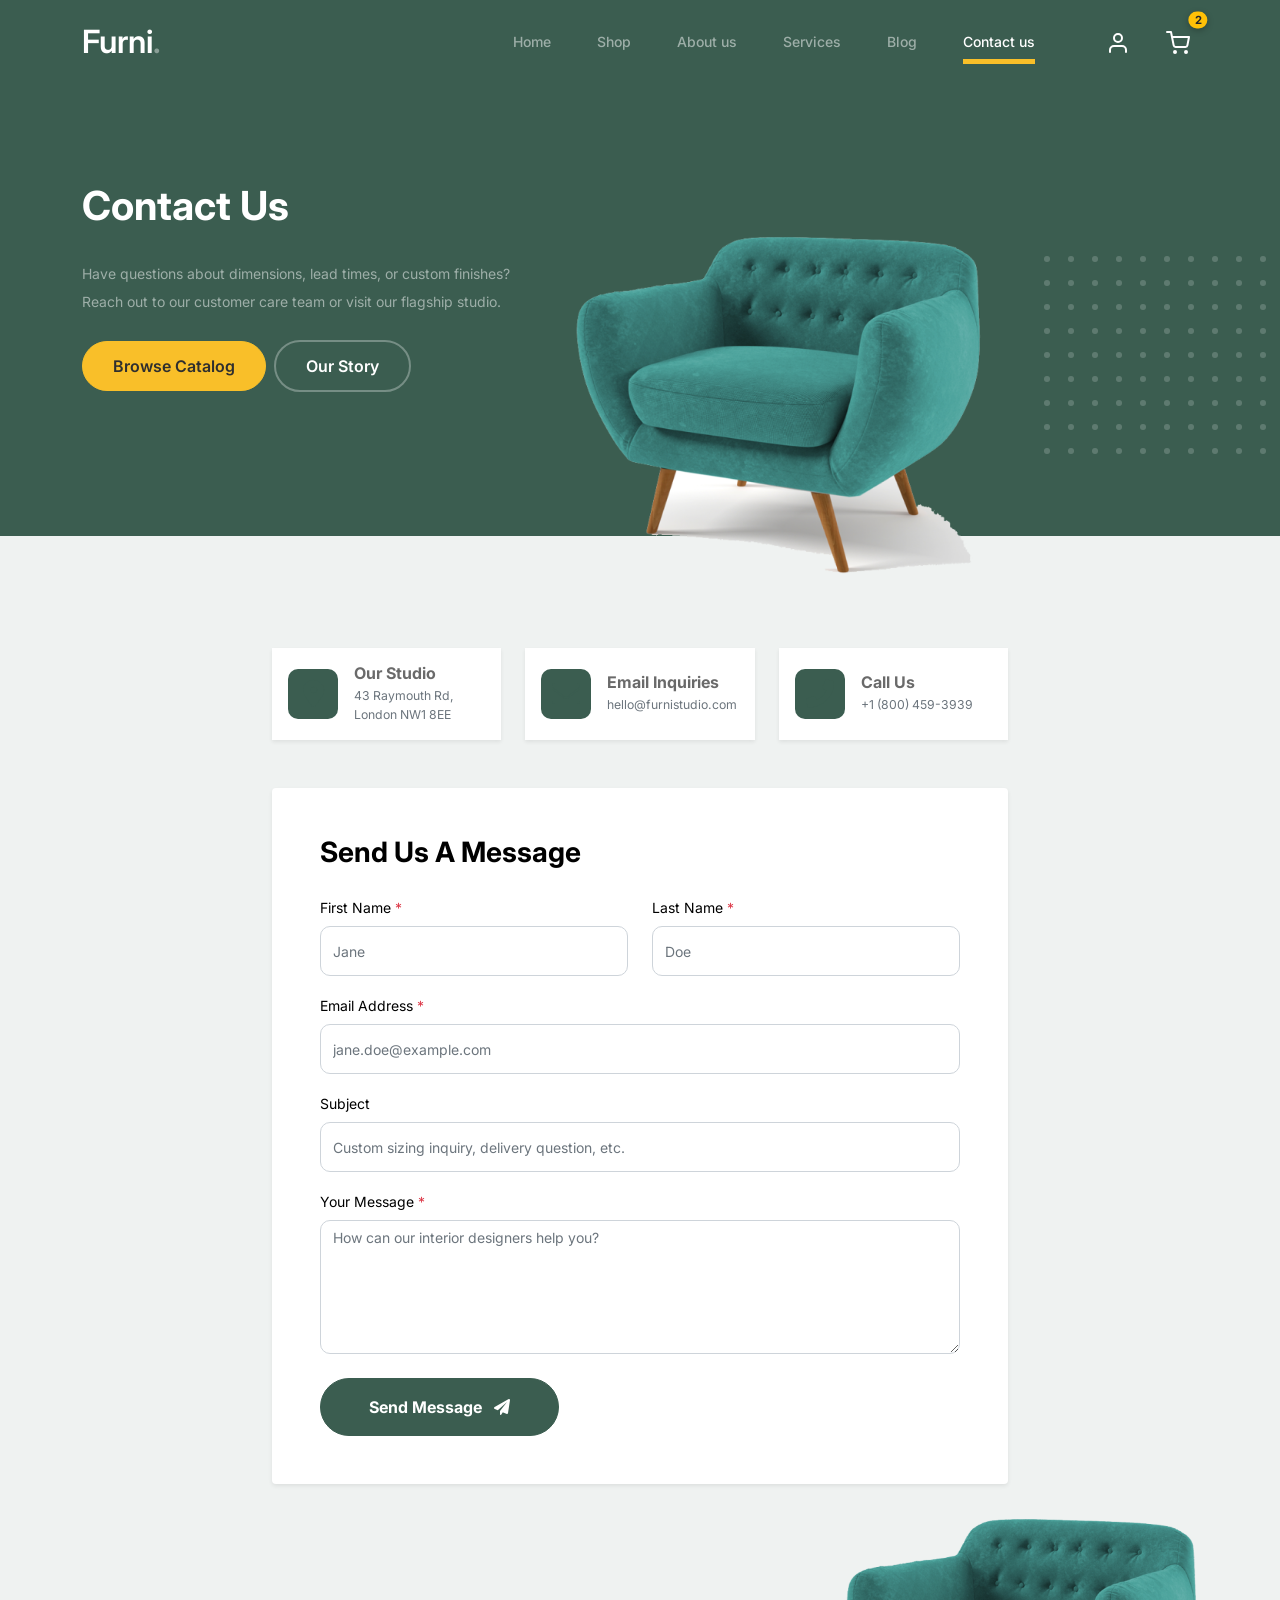
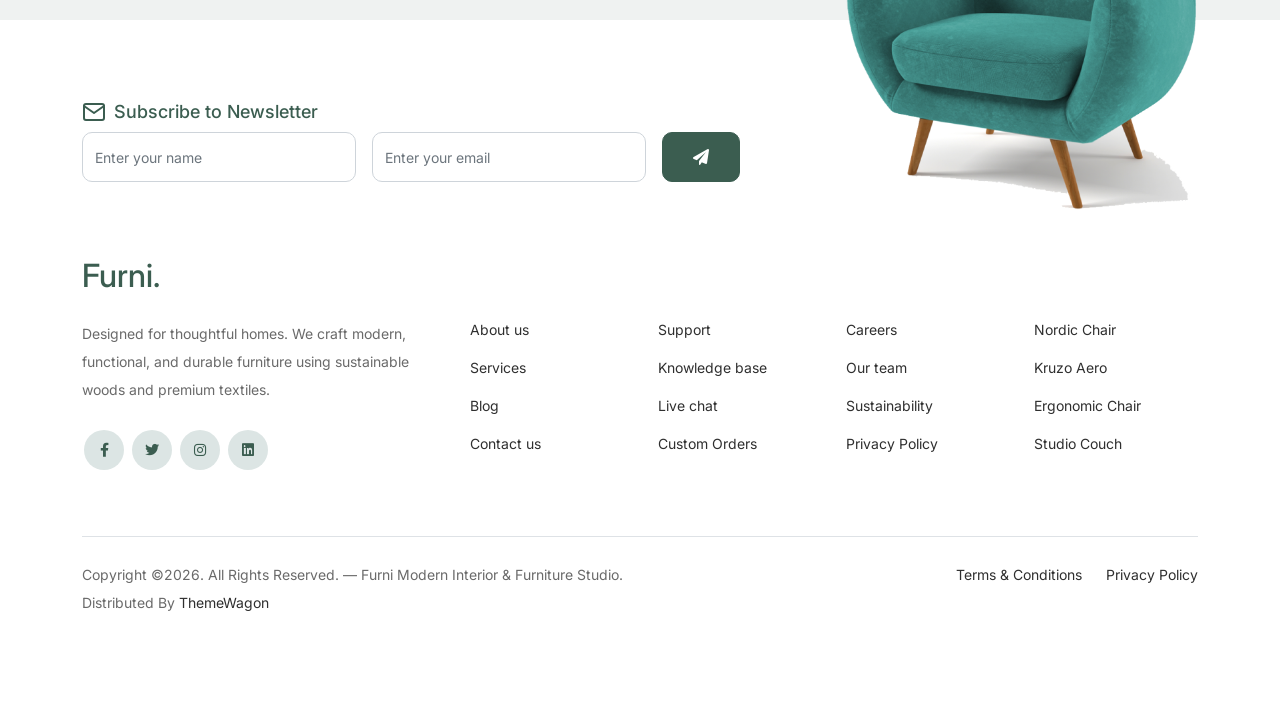
<file: contact.html>
<!-- /*
* Bootstrap 5
* Template Name: Furni
* Template Author: Untree.co
* Template URI: https://untree.co/
* License: https://creativecommons.org/licenses/by/3.0/
*/ -->
<!doctype html>
<html lang="en">
<head>
  <meta charset="utf-8">
  <meta name="viewport" content="width=device-width, initial-scale=1, shrink-to-fit=no">
  <meta name="author" content="Untree.co">
  <link rel="shortcut icon" href="favicon.png">

  <meta name="description" content="Contact Furni - Customer Support and Design Inquiries" />
  <meta name="keywords" content="contact furni, furniture support, custom orders" />

  <!-- Bootstrap CSS -->
  <link href="css/bootstrap.min.css" rel="stylesheet">
  <link href="https://cdnjs.cloudflare.com/ajax/libs/font-awesome/6.0.0-beta3/css/all.min.css" rel="stylesheet">
  <link href="css/tiny-slider.css" rel="stylesheet">
  <link href="css/style.css" rel="stylesheet">
  <title>Contact Us - Furni</title>
</head>

<body>

  <!-- Start Header/Navigation -->
  <nav class="custom-navbar navbar navbar-expand-md navbar-dark bg-dark" aria-label="Furni navigation bar">
    <div class="container">
      <a class="navbar-brand" href="index.html">Furni<span>.</span></a>

      <button class="navbar-toggler" type="button" data-bs-toggle="collapse" data-bs-target="#navbarsFurni" aria-controls="navbarsFurni" aria-expanded="false" aria-label="Toggle navigation">
        <span class="navbar-toggler-icon"></span>
      </button>

      <div class="collapse navbar-collapse" id="navbarsFurni">
        <ul class="custom-navbar-nav navbar-nav ms-auto mb-2 mb-md-0">
          <li class="nav-item">
            <a class="nav-link" href="index.html">Home</a>
          </li>
          <li><a class="nav-link" href="shop.html">Shop</a></li>
          <li><a class="nav-link" href="about.html">About us</a></li>
          <li><a class="nav-link" href="services.html">Services</a></li>
          <li><a class="nav-link" href="blog.html">Blog</a></li>
          <li class="active"><a class="nav-link" href="contact.html">Contact us</a></li>
        </ul>

        <ul class="custom-navbar-cta navbar-nav mb-2 mb-md-0 ms-5">
          <li><a class="nav-link" href="javascript:void(0)" title="My Account"><img src="images/user.svg" alt="User Account"></a></li>
          <li>
            <a class="nav-link position-relative" href="cart.html" title="Shopping Cart">
              <img src="images/cart.svg" alt="Cart">
              <span class="cart-badge badge rounded-pill bg-warning text-dark position-absolute top-0 start-100 translate-middle">0</span>
            </a>
          </li>
        </ul>
      </div>
    </div>
  </nav>
  <!-- End Header/Navigation -->

  <!-- Start Hero Section -->
  <div class="hero">
    <div class="container">
      <div class="row justify-content-between align-items-center">
        <div class="col-lg-5">
          <div class="intro-excerpt">
            <h1>Contact Us</h1>
            <p class="mb-4">Have questions about dimensions, lead times, or custom finishes? Reach out to our customer care team or visit our flagship studio.</p>
            <p><a href="shop.html" class="btn btn-secondary me-2">Browse Catalog</a><a href="about.html" class="btn btn-white-outline">Our Story</a></p>
          </div>
        </div>
        <div class="col-lg-7">
          <div class="hero-img-wrap text-center">
            <img src="images/sofa.png" class="img-fluid" alt="Furni Living" style="max-height: 380px;">
          </div>
        </div>
      </div>
    </div>
  </div>
  <!-- End Hero Section -->

  <!-- Start Contact Form -->
  <div class="untree_co-section">
    <div class="container">

      <div class="block">
        <div class="row justify-content-center">

          <div class="col-md-8 col-lg-8 pb-4">

            <!-- Contact Info Row -->
            <div class="row mb-5">
              <div class="col-lg-4 mb-3 mb-lg-0">
                <div class="service no-shadow align-items-center link horizontal d-flex p-3 bg-white rounded-4 shadow-sm h-100">
                  <div class="service-icon color-1 me-3 text-primary fs-3">
                    <i class="fas fa-map-marker-alt"></i>
                  </div>
                  <div class="service-contents">
                    <h6 class="fw-bold mb-1">Our Studio</h6>
                    <p class="text-muted small mb-0">43 Raymouth Rd, London NW1 8EE</p>
                  </div>
                </div>
              </div>

              <div class="col-lg-4 mb-3 mb-lg-0">
                <div class="service no-shadow align-items-center link horizontal d-flex p-3 bg-white rounded-4 shadow-sm h-100">
                  <div class="service-icon color-1 me-3 text-primary fs-3">
                    <i class="fas fa-envelope"></i>
                  </div>
                  <div class="service-contents">
                    <h6 class="fw-bold mb-1">Email Inquiries</h6>
                    <p class="text-muted small mb-0">hello@furnistudio.com</p>
                  </div>
                </div>
              </div>

              <div class="col-lg-4">
                <div class="service no-shadow align-items-center link horizontal d-flex p-3 bg-white rounded-4 shadow-sm h-100">
                  <div class="service-icon color-1 me-3 text-primary fs-3">
                    <i class="fas fa-phone-alt"></i>
                  </div>
                  <div class="service-contents">
                    <h6 class="fw-bold mb-1">Call Us</h6>
                    <p class="text-muted small mb-0">+1 (800) 459-3939</p>
                  </div>
                </div>
              </div>
            </div>

            <!-- Form Card -->
            <div class="card border-0 shadow-sm rounded-4 p-4 p-md-5 bg-white">
              <h3 class="fw-bold text-black mb-4">Send Us A Message</h3>
              <form id="furniContactForm">
                <div class="row">
                  <div class="col-md-6 mb-3">
                    <label class="text-black fw-semibold mb-1" for="fname">First Name <span class="text-danger">*</span></label>
                    <input type="text" class="form-control" id="fname" placeholder="Jane" required>
                  </div>
                  <div class="col-md-6 mb-3">
                    <label class="text-black fw-semibold mb-1" for="lname">Last Name <span class="text-danger">*</span></label>
                    <input type="text" class="form-control" id="lname" placeholder="Doe" required>
                  </div>
                </div>

                <div class="form-group mb-3">
                  <label class="text-black fw-semibold mb-1" for="email">Email Address <span class="text-danger">*</span></label>
                  <input type="email" class="form-control" id="email" placeholder="jane.doe@example.com" required>
                </div>

                <div class="form-group mb-3">
                  <label class="text-black fw-semibold mb-1" for="subject">Subject</label>
                  <input type="text" class="form-control" id="subject" placeholder="Custom sizing inquiry, delivery question, etc.">
                </div>

                <div class="form-group mb-4">
                  <label class="text-black fw-semibold mb-1" for="message">Your Message <span class="text-danger">*</span></label>
                  <textarea name="message" class="form-control" id="message" cols="30" rows="5" placeholder="How can our interior designers help you?" required></textarea>
                </div>

                <button type="submit" class="btn btn-primary px-5 py-3 fw-bold">
                  Send Message <i class="fas fa-paper-plane ms-2"></i>
                </button>
              </form>
            </div>

          </div>

        </div>

      </div>

    </div>
  </div>
  <!-- End Contact Form -->

  <!-- Start Footer Section -->
  <footer class="footer-section">
    <div class="container relative">

      <div class="sofa-img">
        <img src="images/sofa.png" alt="Furni Sofa" class="img-fluid">
      </div>

      <div class="row">
        <div class="col-lg-8">
          <div class="subscription-form">
            <h3 class="d-flex align-items-center">
              <span class="me-2"><img src="images/envelope-outline.svg" alt="Envelope" class="img-fluid"></span>
              <span>Subscribe to Newsletter</span>
            </h3>

            <form action="#" class="row g-3">
              <div class="col-auto">
                <input type="text" class="form-control" placeholder="Enter your name">
              </div>
              <div class="col-auto">
                <input type="email" class="form-control" placeholder="Enter your email" required>
              </div>
              <div class="col-auto">
                <button type="submit" class="btn btn-primary" title="Subscribe">
                  <span class="fa fa-paper-plane"></span>
                </button>
              </div>
            </form>

          </div>
        </div>
      </div>

      <div class="row g-5 mb-5">
        <div class="col-lg-4">
          <div class="mb-4 footer-logo-wrap"><a href="index.html" class="footer-logo">Furni<span>.</span></a></div>
          <p class="mb-4">Designed for thoughtful homes. We craft modern, functional, and durable furniture using sustainable woods and premium textiles.</p>

          <ul class="list-unstyled custom-social">
            <li><a href="#" aria-label="Facebook"><span class="fa fa-brands fa-facebook-f"></span></a></li>
            <li><a href="#" aria-label="Twitter"><span class="fa fa-brands fa-twitter"></span></a></li>
            <li><a href="#" aria-label="Instagram"><span class="fa fa-brands fa-instagram"></span></a></li>
            <li><a href="#" aria-label="LinkedIn"><span class="fa fa-brands fa-linkedin"></span></a></li>
          </ul>
        </div>

        <div class="col-lg-8">
          <div class="row links-wrap">
            <div class="col-6 col-sm-6 col-md-3">
              <ul class="list-unstyled">
                <li><a href="about.html">About us</a></li>
                <li><a href="services.html">Services</a></li>
                <li><a href="blog.html">Blog</a></li>
                <li><a href="contact.html">Contact us</a></li>
              </ul>
            </div>

            <div class="col-6 col-sm-6 col-md-3">
              <ul class="list-unstyled">
                <li><a href="contact.html">Support</a></li>
                <li><a href="about.html">Knowledge base</a></li>
                <li><a href="contact.html">Live chat</a></li>
                <li><a href="shop.html">Custom Orders</a></li>
              </ul>
            </div>

            <div class="col-6 col-sm-6 col-md-3">
              <ul class="list-unstyled">
                <li><a href="about.html">Careers</a></li>
                <li><a href="about.html">Our team</a></li>
                <li><a href="about.html">Sustainability</a></li>
                <li><a href="contact.html">Privacy Policy</a></li>
              </ul>
            </div>

            <div class="col-6 col-sm-6 col-md-3">
              <ul class="list-unstyled">
                <li><a href="shop.html">Nordic Chair</a></li>
                <li><a href="shop.html">Kruzo Aero</a></li>
                <li><a href="shop.html">Ergonomic Chair</a></li>
                <li><a href="shop.html">Studio Couch</a></li>
              </ul>
            </div>
          </div>
        </div>

      </div>

      <div class="border-top copyright">
        <div class="row pt-4">
          <div class="col-lg-6">
            <p class="mb-2 text-center text-lg-start">Copyright &copy;<script>document.write(new Date().getFullYear());</script>. All Rights Reserved. &mdash; Furni Modern Interior &amp; Furniture Studio. Distributed By <a href="https://themewagon.com" target="_blank" rel="noopener">ThemeWagon</a>
            </p>
          </div>

          <div class="col-lg-6 text-center text-lg-end">
            <ul class="list-unstyled d-inline-flex ms-auto">
              <li class="me-4"><a href="contact.html">Terms &amp; Conditions</a></li>
              <li><a href="contact.html">Privacy Policy</a></li>
            </ul>
          </div>

        </div>
      </div>

    </div>
  </footer>
  <!-- End Footer Section -->	

  <script src="js/bootstrap.bundle.min.js"></script>
  <script src="js/tiny-slider.js"></script>
  <script src="js/custom.js"></script>
  <script src="js/furni-shop.js"></script>
</body>
</html>
</file>
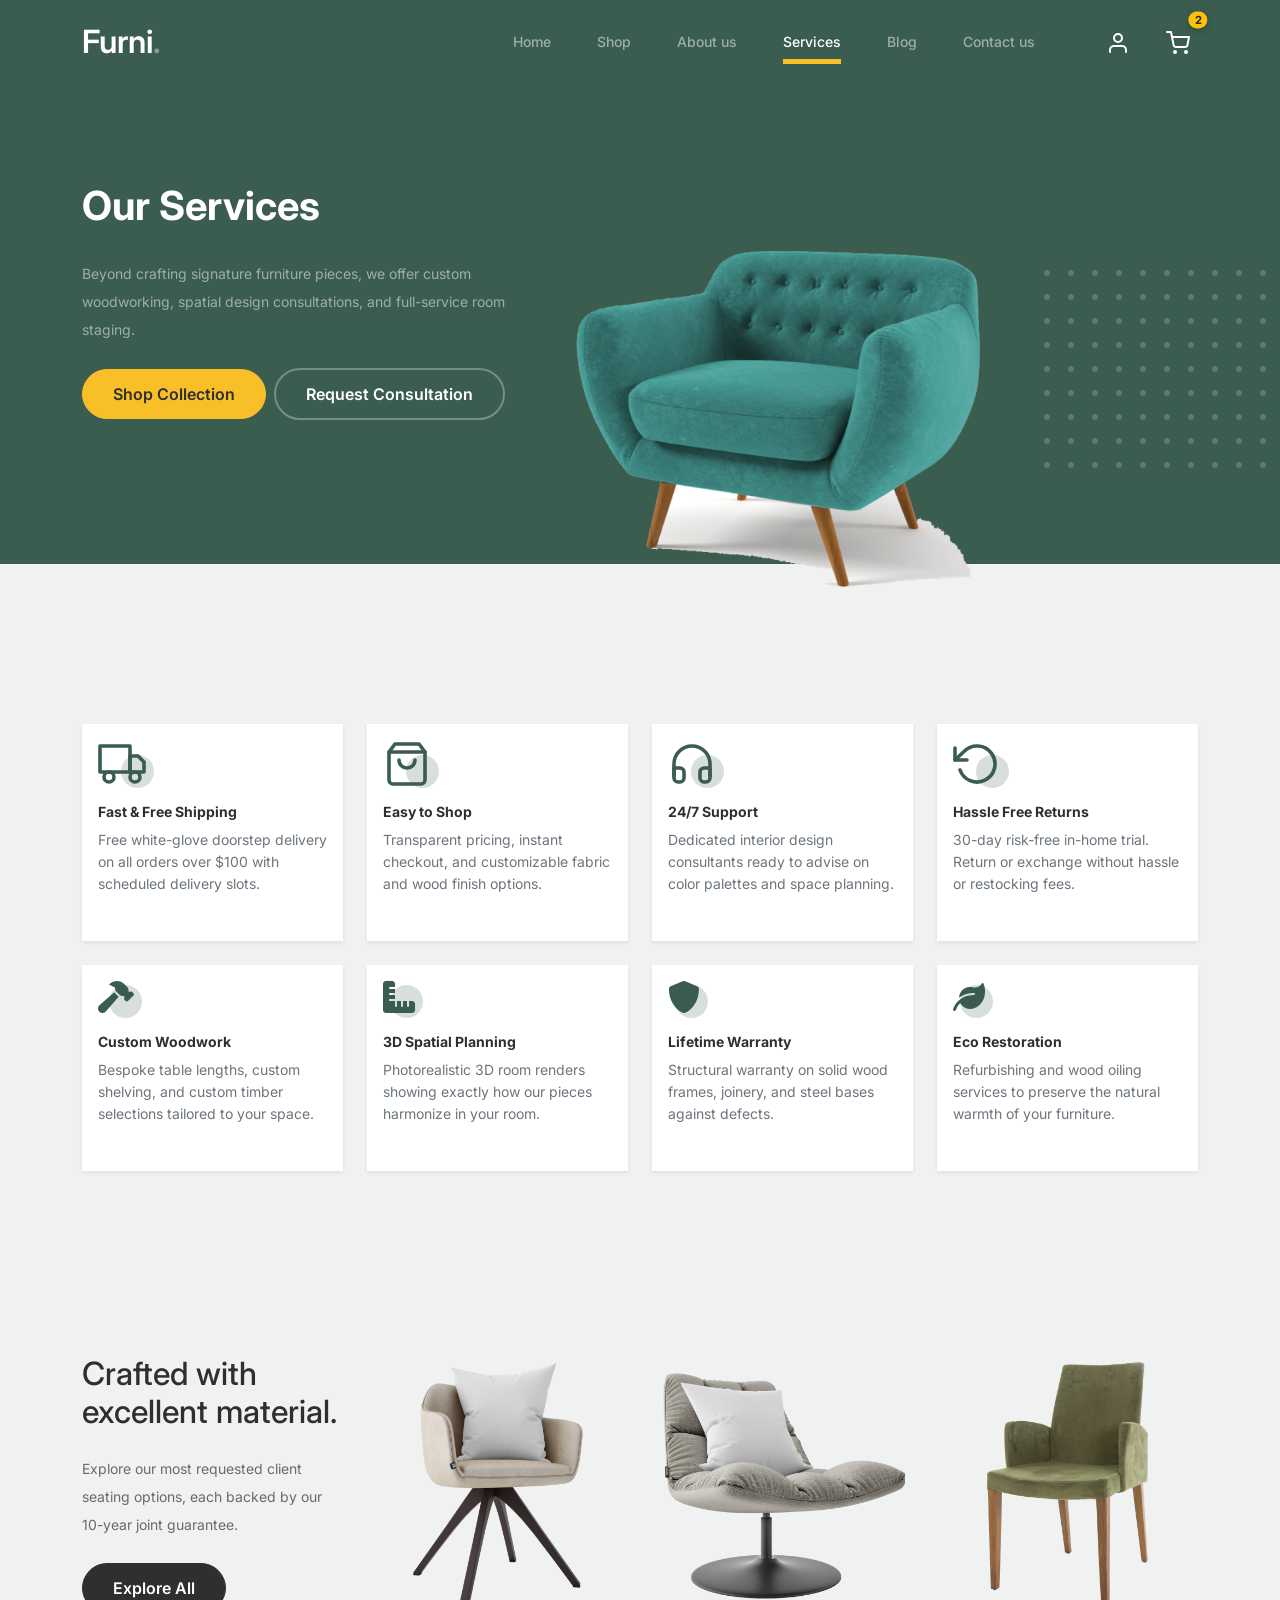
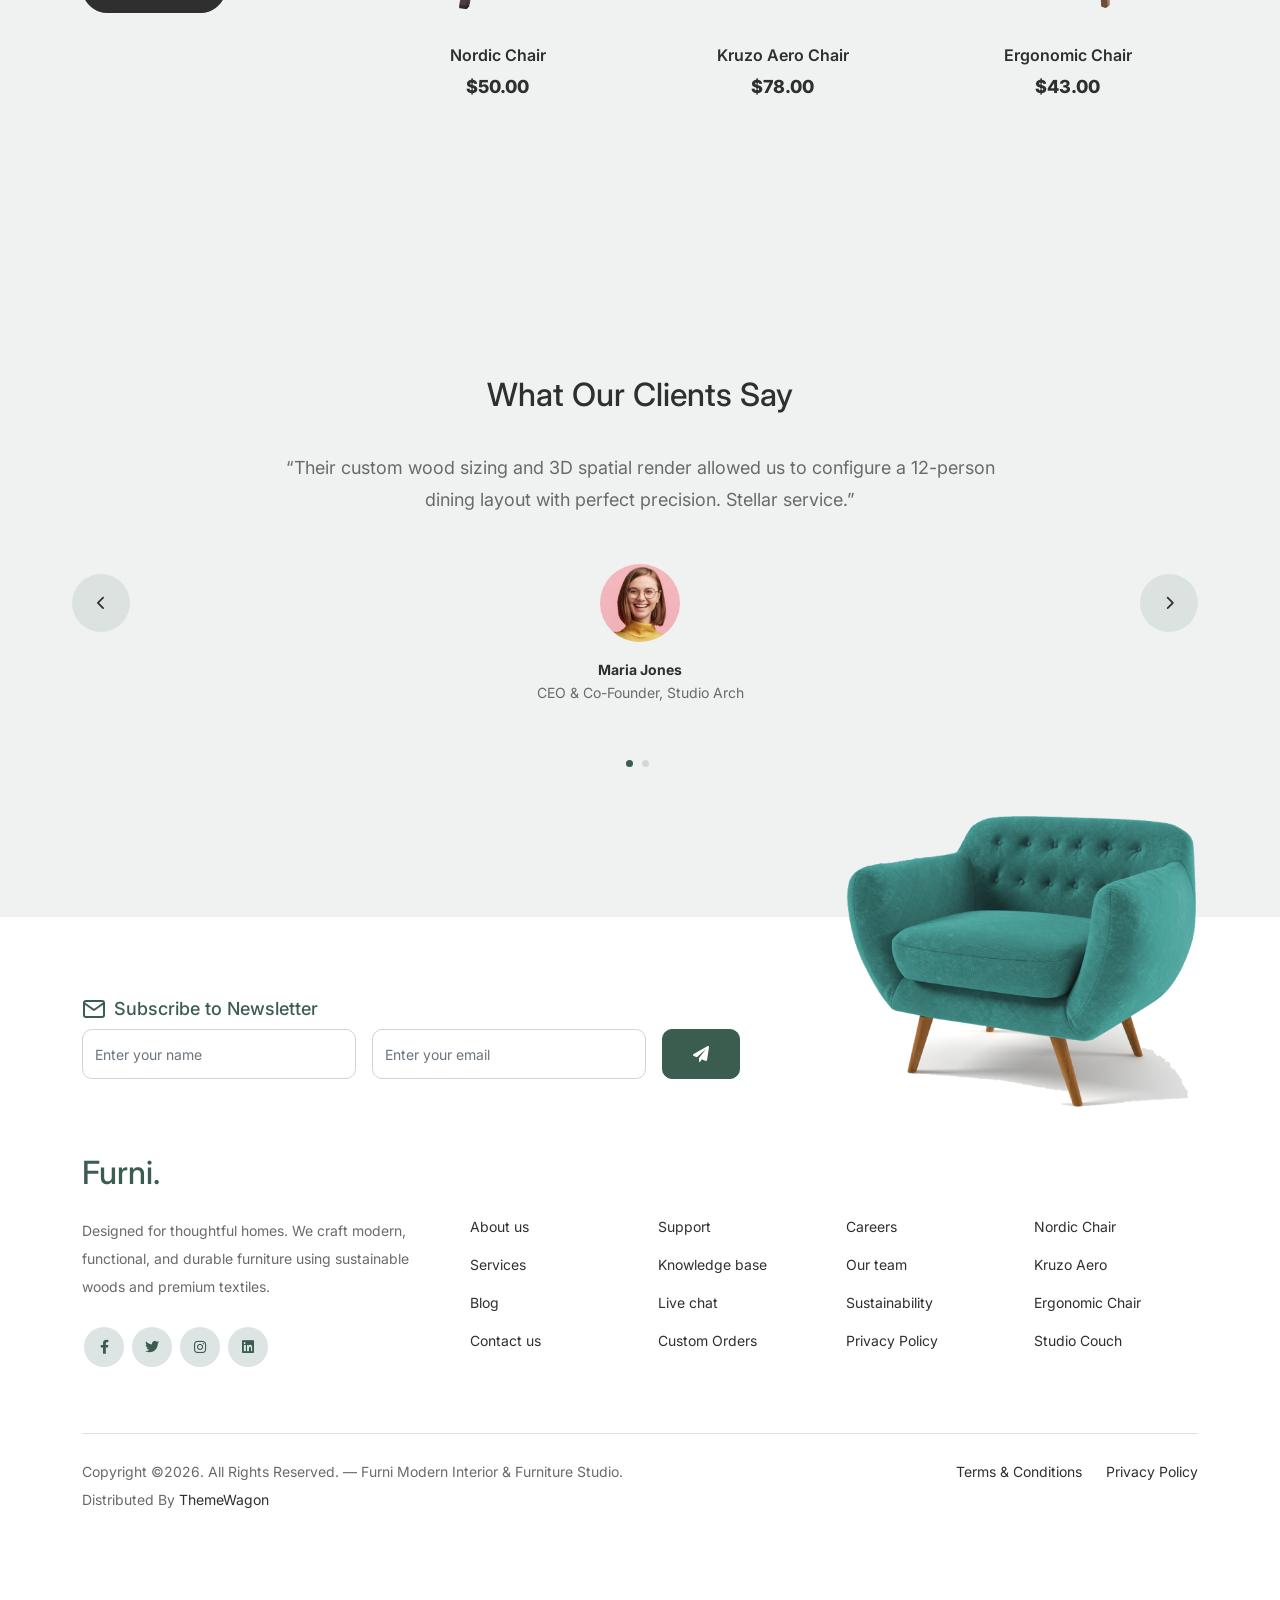
<file: services.html>
<!-- /*
* Bootstrap 5
* Template Name: Furni
* Template Author: Untree.co
* Template URI: https://untree.co/
* License: https://creativecommons.org/licenses/by/3.0/
*/ -->
<!doctype html>
<html lang="en">
<head>
  <meta charset="utf-8">
  <meta name="viewport" content="width=device-width, initial-scale=1, shrink-to-fit=no">
  <meta name="author" content="Untree.co">
  <link rel="shortcut icon" href="favicon.png">

  <meta name="description" content="Furni Services - Custom Interior & Furniture Design Services" />
  <meta name="keywords" content="furniture services, bespoke joinery, interior design consultation" />

  <!-- Bootstrap CSS -->
  <link href="css/bootstrap.min.css" rel="stylesheet">
  <link href="https://cdnjs.cloudflare.com/ajax/libs/font-awesome/6.0.0-beta3/css/all.min.css" rel="stylesheet">
  <link href="css/tiny-slider.css" rel="stylesheet">
  <link href="css/style.css" rel="stylesheet">
  <title>Our Services - Furni</title>
</head>

<body>

  <!-- Start Header/Navigation -->
  <nav class="custom-navbar navbar navbar-expand-md navbar-dark bg-dark" aria-label="Furni navigation bar">
    <div class="container">
      <a class="navbar-brand" href="index.html">Furni<span>.</span></a>

      <button class="navbar-toggler" type="button" data-bs-toggle="collapse" data-bs-target="#navbarsFurni" aria-controls="navbarsFurni" aria-expanded="false" aria-label="Toggle navigation">
        <span class="navbar-toggler-icon"></span>
      </button>

      <div class="collapse navbar-collapse" id="navbarsFurni">
        <ul class="custom-navbar-nav navbar-nav ms-auto mb-2 mb-md-0">
          <li class="nav-item">
            <a class="nav-link" href="index.html">Home</a>
          </li>
          <li><a class="nav-link" href="shop.html">Shop</a></li>
          <li><a class="nav-link" href="about.html">About us</a></li>
          <li class="active"><a class="nav-link" href="services.html">Services</a></li>
          <li><a class="nav-link" href="blog.html">Blog</a></li>
          <li><a class="nav-link" href="contact.html">Contact us</a></li>
        </ul>

        <ul class="custom-navbar-cta navbar-nav mb-2 mb-md-0 ms-5">
          <li><a class="nav-link" href="javascript:void(0)" title="My Account"><img src="images/user.svg" alt="User Account"></a></li>
          <li>
            <a class="nav-link position-relative" href="cart.html" title="Shopping Cart">
              <img src="images/cart.svg" alt="Cart">
              <span class="cart-badge badge rounded-pill bg-warning text-dark position-absolute top-0 start-100 translate-middle">0</span>
            </a>
          </li>
        </ul>
      </div>
    </div>
  </nav>
  <!-- End Header/Navigation -->

  <!-- Start Hero Section -->
  <div class="hero">
    <div class="container">
      <div class="row justify-content-between align-items-center">
        <div class="col-lg-5">
          <div class="intro-excerpt">
            <h1>Our Services</h1>
            <p class="mb-4">Beyond crafting signature furniture pieces, we offer custom woodworking, spatial design consultations, and full-service room staging.</p>
            <p><a href="shop.html" class="btn btn-secondary me-2">Shop Collection</a><a href="contact.html" class="btn btn-white-outline">Request Consultation</a></p>
          </div>
        </div>
        <div class="col-lg-7">
          <div class="hero-img-wrap text-center">
            <img src="images/sofa.png" class="img-fluid" alt="Furni Living" style="max-height: 380px;">
          </div>
        </div>
      </div>
    </div>
  </div>
  <!-- End Hero Section -->

  <!-- Start Why Choose Us Section -->
  <div class="why-choose-section">
    <div class="container">
      
      <div class="row my-5">
        <div class="col-6 col-md-6 col-lg-3 mb-4">
          <div class="feature h-100 p-3 bg-white rounded-4 shadow-sm">
            <div class="icon mb-3">
              <img src="images/truck.svg" alt="Free Shipping" class="img-fluid">
            </div>
            <h3 class="h5 fw-bold">Fast &amp; Free Shipping</h3>
            <p class="text-muted small mb-0">Free white-glove doorstep delivery on all orders over $100 with scheduled delivery slots.</p>
          </div>
        </div>

        <div class="col-6 col-md-6 col-lg-3 mb-4">
          <div class="feature h-100 p-3 bg-white rounded-4 shadow-sm">
            <div class="icon mb-3">
              <img src="images/bag.svg" alt="Easy Shopping" class="img-fluid">
            </div>
            <h3 class="h5 fw-bold">Easy to Shop</h3>
            <p class="text-muted small mb-0">Transparent pricing, instant checkout, and customizable fabric and wood finish options.</p>
          </div>
        </div>

        <div class="col-6 col-md-6 col-lg-3 mb-4">
          <div class="feature h-100 p-3 bg-white rounded-4 shadow-sm">
            <div class="icon mb-3">
              <img src="images/support.svg" alt="24/7 Support" class="img-fluid">
            </div>
            <h3 class="h5 fw-bold">24/7 Support</h3>
            <p class="text-muted small mb-0">Dedicated interior design consultants ready to advise on color palettes and space planning.</p>
          </div>
        </div>

        <div class="col-6 col-md-6 col-lg-3 mb-4">
          <div class="feature h-100 p-3 bg-white rounded-4 shadow-sm">
            <div class="icon mb-3">
              <img src="images/return.svg" alt="Easy Returns" class="img-fluid">
            </div>
            <h3 class="h5 fw-bold">Hassle Free Returns</h3>
            <p class="text-muted small mb-0">30-day risk-free in-home trial. Return or exchange without hassle or restocking fees.</p>
          </div>
        </div>

        <div class="col-6 col-md-6 col-lg-3 mb-4">
          <div class="feature h-100 p-3 bg-white rounded-4 shadow-sm">
            <div class="icon mb-3">
              <i class="fas fa-hammer fs-2 text-primary"></i>
            </div>
            <h3 class="h5 fw-bold">Custom Woodwork</h3>
            <p class="text-muted small mb-0">Bespoke table lengths, custom shelving, and custom timber selections tailored to your space.</p>
          </div>
        </div>

        <div class="col-6 col-md-6 col-lg-3 mb-4">
          <div class="feature h-100 p-3 bg-white rounded-4 shadow-sm">
            <div class="icon mb-3">
              <i class="fas fa-ruler-combined fs-2 text-primary"></i>
            </div>
            <h3 class="h5 fw-bold">3D Spatial Planning</h3>
            <p class="text-muted small mb-0">Photorealistic 3D room renders showing exactly how our pieces harmonize in your room.</p>
          </div>
        </div>

        <div class="col-6 col-md-6 col-lg-3 mb-4">
          <div class="feature h-100 p-3 bg-white rounded-4 shadow-sm">
            <div class="icon mb-3">
              <i class="fas fa-shield-alt fs-2 text-primary"></i>
            </div>
            <h3 class="h5 fw-bold">Lifetime Warranty</h3>
            <p class="text-muted small mb-0">Structural warranty on solid wood frames, joinery, and steel bases against defects.</p>
          </div>
        </div>

        <div class="col-6 col-md-6 col-lg-3 mb-4">
          <div class="feature h-100 p-3 bg-white rounded-4 shadow-sm">
            <div class="icon mb-3">
              <i class="fas fa-leaf fs-2 text-primary"></i>
            </div>
            <h3 class="h5 fw-bold">Eco Restoration</h3>
            <p class="text-muted small mb-0">Refurbishing and wood oiling services to preserve the natural warmth of your furniture.</p>
          </div>
        </div>

      </div>
    
    </div>
  </div>
  <!-- End Why Choose Us Section -->

  <!-- Start Product Section -->
  <div class="product-section pt-0">
    <div class="container">
      <div class="row">

        <!-- Column 1 -->
        <div class="col-md-12 col-lg-3 mb-5 mb-lg-0">
          <h2 class="mb-4 section-title">Crafted with excellent material.</h2>
          <p class="mb-4">Explore our most requested client seating options, each backed by our 10-year joint guarantee.</p>
          <p><a href="shop.html" class="btn">Explore All</a></p>
        </div> 

        <!-- Column 2 -->
        <div class="col-12 col-md-4 col-lg-3 mb-5 mb-md-0">
          <a class="product-item" href="javascript:void(0)" data-id="furni-1">
            <img src="images/product-1.png" class="img-fluid product-thumbnail" alt="Nordic Chair">
            <h3 class="product-title">Nordic Chair</h3>
            <strong class="product-price">$50.00</strong>
            <span class="icon-cross" title="Add to Cart">
              <img src="images/cross.svg" class="img-fluid" alt="Add to cart">
            </span>
          </a>
        </div> 

        <!-- Column 3 -->
        <div class="col-12 col-md-4 col-lg-3 mb-5 mb-md-0">
          <a class="product-item" href="javascript:void(0)" data-id="furni-2">
            <img src="images/product-2.png" class="img-fluid product-thumbnail" alt="Kruzo Aero Chair">
            <h3 class="product-title">Kruzo Aero Chair</h3>
            <strong class="product-price">$78.00</strong>
            <span class="icon-cross" title="Add to Cart">
              <img src="images/cross.svg" class="img-fluid" alt="Add to cart">
            </span>
          </a>
        </div>

        <!-- Column 4 -->
        <div class="col-12 col-md-4 col-lg-3 mb-5 mb-md-0">
          <a class="product-item" href="javascript:void(0)" data-id="furni-3">
            <img src="images/product-3.png" class="img-fluid product-thumbnail" alt="Ergonomic Chair">
            <h3 class="product-title">Ergonomic Chair</h3>
            <strong class="product-price">$43.00</strong>
            <span class="icon-cross" title="Add to Cart">
              <img src="images/cross.svg" class="img-fluid" alt="Add to cart">
            </span>
          </a>
        </div>

      </div>
    </div>
  </div>
  <!-- End Product Section -->

  <!-- Start Testimonial Slider -->
  <div class="testimonial-section before-footer-section">
    <div class="container">
      <div class="row">
        <div class="col-lg-7 mx-auto text-center">
          <h2 class="section-title">What Our Clients Say</h2>
        </div>
      </div>

      <div class="row justify-content-center">
        <div class="col-lg-12">
          <div class="testimonial-slider-wrap text-center">

            <div id="testimonial-nav">
              <span class="prev" data-controls="prev"><span class="fa fa-chevron-left"></span></span>
              <span class="next" data-controls="next"><span class="fa fa-chevron-right"></span></span>
            </div>

            <div class="testimonial-slider">
              
              <div class="item">
                <div class="row justify-content-center">
                  <div class="col-lg-8 mx-auto">
                    <div class="testimonial-block text-center">
                      <blockquote class="mb-5">
                        <p>&ldquo;Their custom wood sizing and 3D spatial render allowed us to configure a 12-person dining layout with perfect precision. Stellar service.&rdquo;</p>
                      </blockquote>

                      <div class="author-info">
                        <div class="author-pic">
                          <img src="images/person-1.png" alt="Maria Jones" class="img-fluid">
                        </div>
                        <h3 class="font-weight-bold">Maria Jones</h3>
                        <span class="position d-block mb-3">CEO &amp; Co-Founder, Studio Arch</span>
                      </div>
                    </div>
                  </div>
                </div>
              </div> 

              <div class="item">
                <div class="row justify-content-center">
                  <div class="col-lg-8 mx-auto">
                    <div class="testimonial-block text-center">
                      <blockquote class="mb-5">
                        <p>&ldquo;The white glove delivery team was courteous, on time, and assembled everything in 20 minutes without leaving a speck of packaging.&rdquo;</p>
                      </blockquote>

                      <div class="author-info">
                        <div class="author-pic">
                          <img src="images/person_2.jpg" alt="David Miller" class="img-fluid rounded-circle" style="width: 80px; height: 80px; object-fit: cover; margin: 0 auto;">
                        </div>
                        <h3 class="font-weight-bold">David Miller</h3>
                        <span class="position d-block mb-3">Residential Stylist, London</span>
                      </div>
                    </div>
                  </div>
                </div>
              </div> 

            </div>

          </div>
        </div>
      </div>
    </div>
  </div>
  <!-- End Testimonial Slider -->

  <!-- Start Footer Section -->
  <footer class="footer-section">
    <div class="container relative">

      <div class="sofa-img">
        <img src="images/sofa.png" alt="Furni Sofa" class="img-fluid">
      </div>

      <div class="row">
        <div class="col-lg-8">
          <div class="subscription-form">
            <h3 class="d-flex align-items-center">
              <span class="me-2"><img src="images/envelope-outline.svg" alt="Envelope" class="img-fluid"></span>
              <span>Subscribe to Newsletter</span>
            </h3>

            <form action="#" class="row g-3">
              <div class="col-auto">
                <input type="text" class="form-control" placeholder="Enter your name">
              </div>
              <div class="col-auto">
                <input type="email" class="form-control" placeholder="Enter your email" required>
              </div>
              <div class="col-auto">
                <button type="submit" class="btn btn-primary" title="Subscribe">
                  <span class="fa fa-paper-plane"></span>
                </button>
              </div>
            </form>

          </div>
        </div>
      </div>

      <div class="row g-5 mb-5">
        <div class="col-lg-4">
          <div class="mb-4 footer-logo-wrap"><a href="index.html" class="footer-logo">Furni<span>.</span></a></div>
          <p class="mb-4">Designed for thoughtful homes. We craft modern, functional, and durable furniture using sustainable woods and premium textiles.</p>

          <ul class="list-unstyled custom-social">
            <li><a href="#" aria-label="Facebook"><span class="fa fa-brands fa-facebook-f"></span></a></li>
            <li><a href="#" aria-label="Twitter"><span class="fa fa-brands fa-twitter"></span></a></li>
            <li><a href="#" aria-label="Instagram"><span class="fa fa-brands fa-instagram"></span></a></li>
            <li><a href="#" aria-label="LinkedIn"><span class="fa fa-brands fa-linkedin"></span></a></li>
          </ul>
        </div>

        <div class="col-lg-8">
          <div class="row links-wrap">
            <div class="col-6 col-sm-6 col-md-3">
              <ul class="list-unstyled">
                <li><a href="about.html">About us</a></li>
                <li><a href="services.html">Services</a></li>
                <li><a href="blog.html">Blog</a></li>
                <li><a href="contact.html">Contact us</a></li>
              </ul>
            </div>

            <div class="col-6 col-sm-6 col-md-3">
              <ul class="list-unstyled">
                <li><a href="contact.html">Support</a></li>
                <li><a href="about.html">Knowledge base</a></li>
                <li><a href="contact.html">Live chat</a></li>
                <li><a href="shop.html">Custom Orders</a></li>
              </ul>
            </div>

            <div class="col-6 col-sm-6 col-md-3">
              <ul class="list-unstyled">
                <li><a href="about.html">Careers</a></li>
                <li><a href="about.html">Our team</a></li>
                <li><a href="about.html">Sustainability</a></li>
                <li><a href="contact.html">Privacy Policy</a></li>
              </ul>
            </div>

            <div class="col-6 col-sm-6 col-md-3">
              <ul class="list-unstyled">
                <li><a href="shop.html">Nordic Chair</a></li>
                <li><a href="shop.html">Kruzo Aero</a></li>
                <li><a href="shop.html">Ergonomic Chair</a></li>
                <li><a href="shop.html">Studio Couch</a></li>
              </ul>
            </div>
          </div>
        </div>

      </div>

      <div class="border-top copyright">
        <div class="row pt-4">
          <div class="col-lg-6">
            <p class="mb-2 text-center text-lg-start">Copyright &copy;<script>document.write(new Date().getFullYear());</script>. All Rights Reserved. &mdash; Furni Modern Interior &amp; Furniture Studio. Distributed By <a href="https://themewagon.com" target="_blank" rel="noopener">ThemeWagon</a>
            </p>
          </div>

          <div class="col-lg-6 text-center text-lg-end">
            <ul class="list-unstyled d-inline-flex ms-auto">
              <li class="me-4"><a href="contact.html">Terms &amp; Conditions</a></li>
              <li><a href="contact.html">Privacy Policy</a></li>
            </ul>
          </div>

        </div>
      </div>

    </div>
  </footer>
  <!-- End Footer Section -->	

  <script src="js/bootstrap.bundle.min.js"></script>
  <script src="js/tiny-slider.js"></script>
  <script src="js/custom.js"></script>
  <script src="js/furni-shop.js"></script>
</body>
</html>
</file>
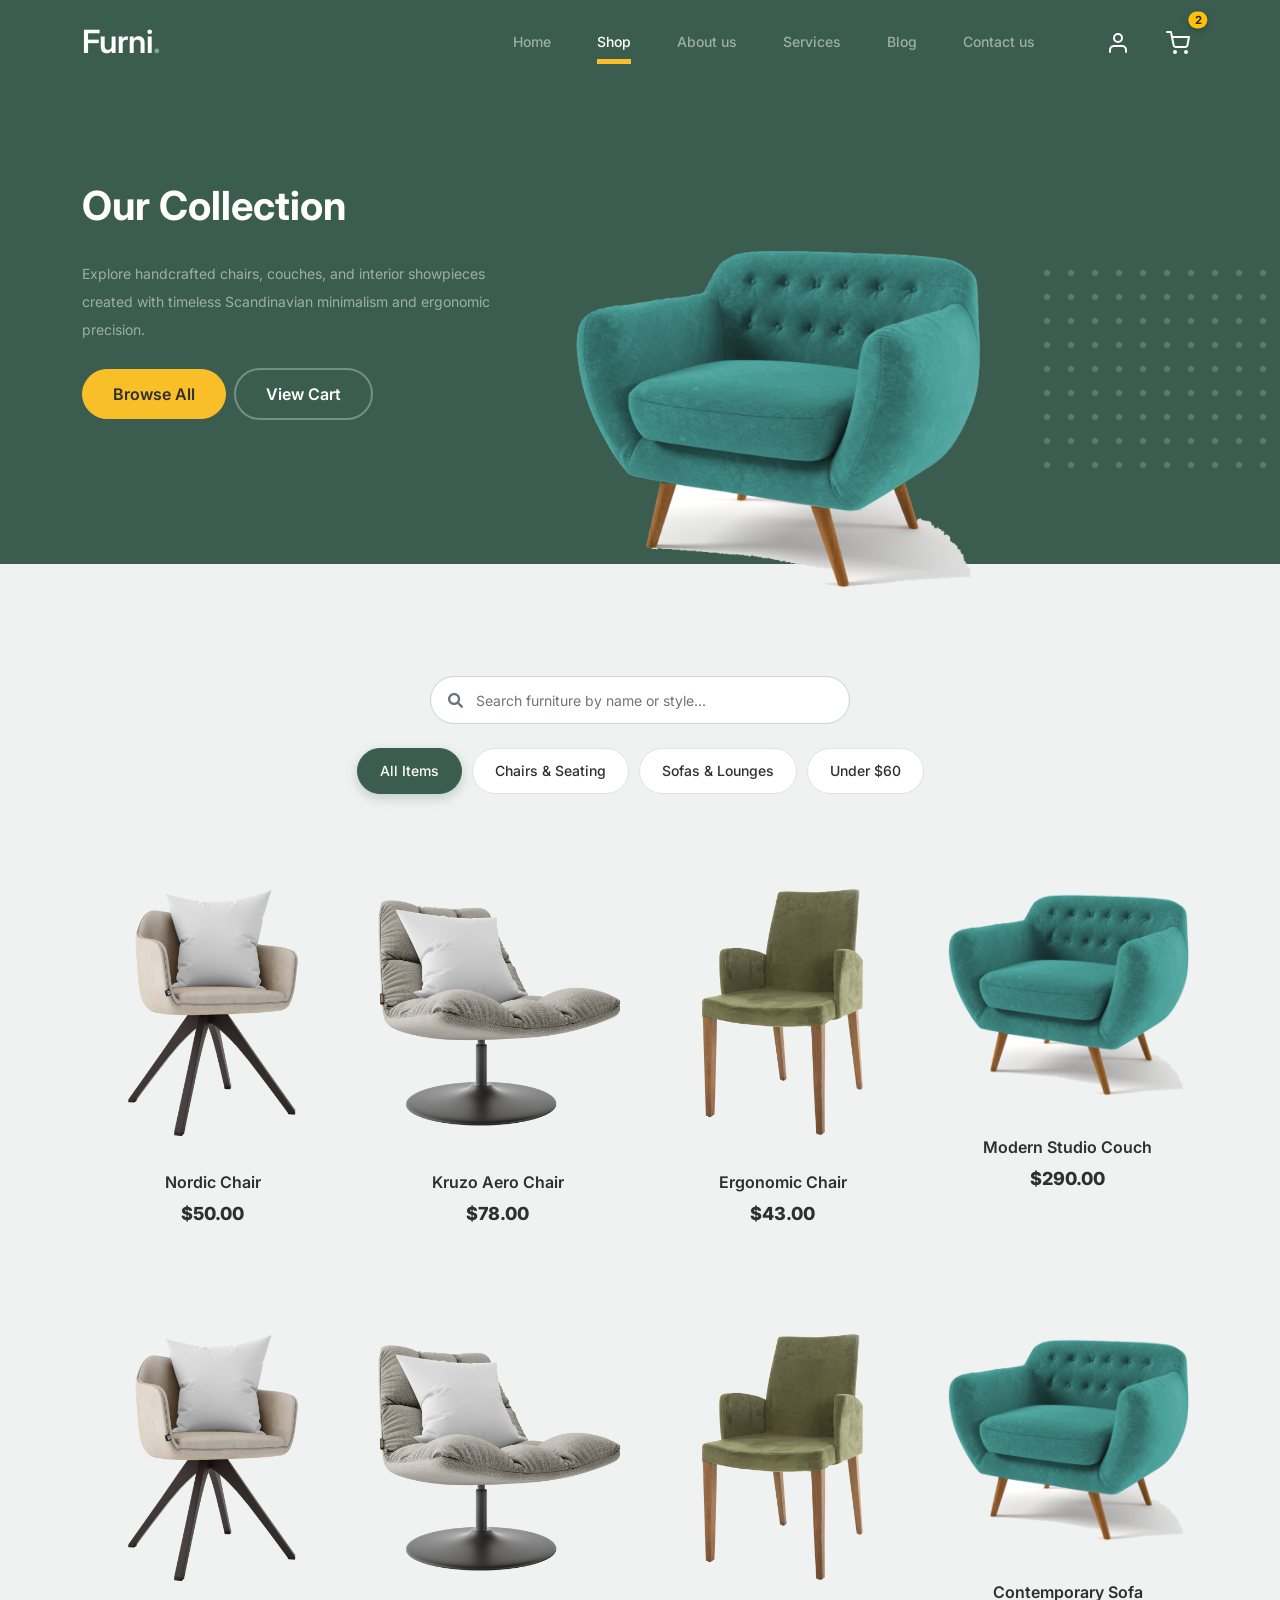
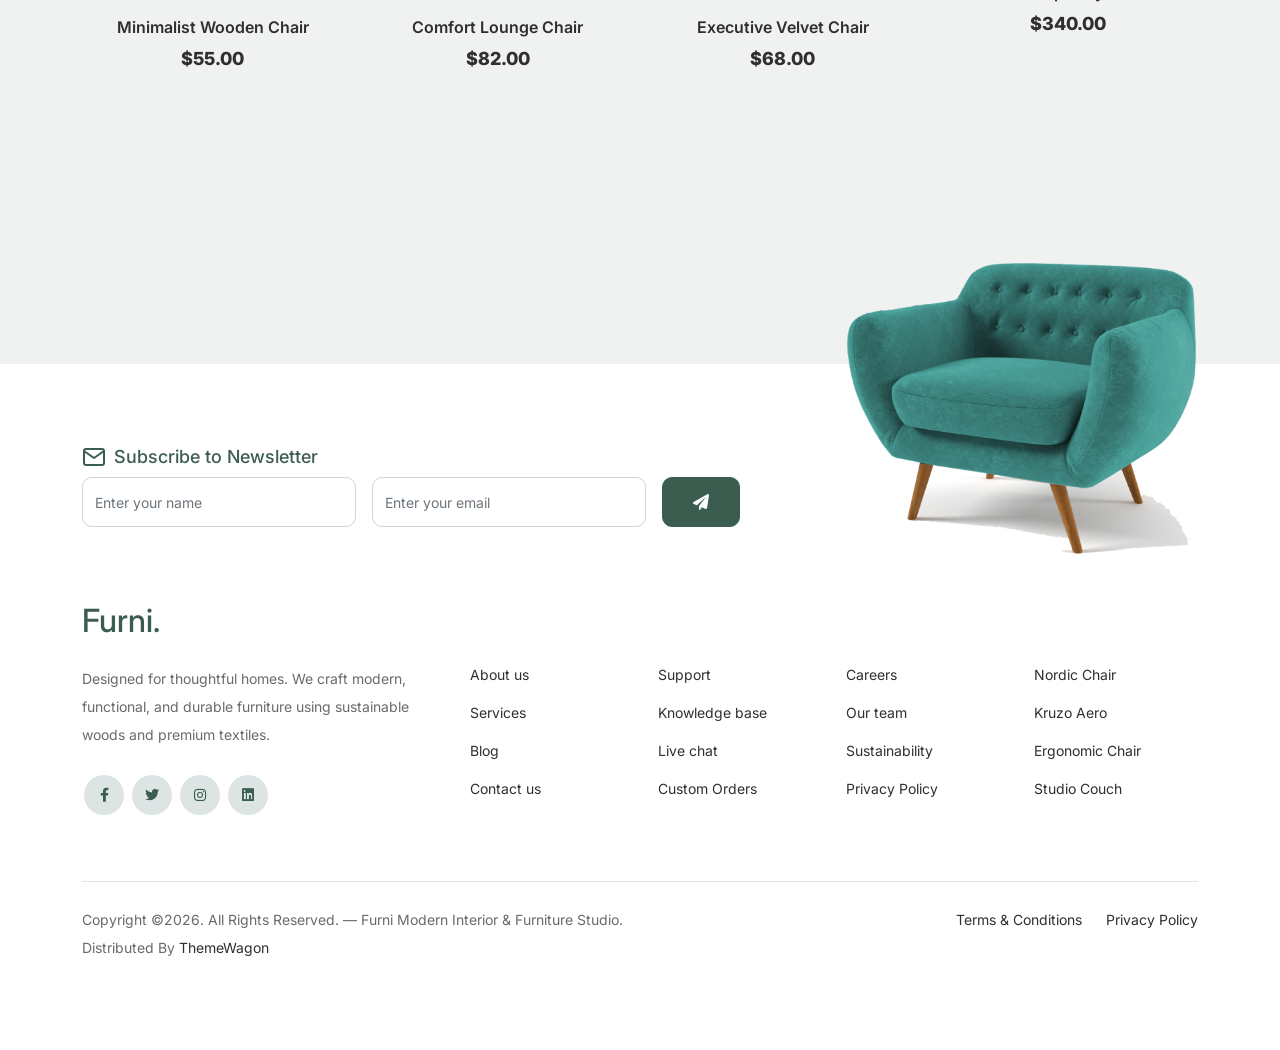
<file: shop.html>
<!-- /*
* Bootstrap 5
* Template Name: Furni
* Template Author: Untree.co
* Template URI: https://untree.co/
* License: https://creativecommons.org/licenses/by/3.0/
*/ -->
<!doctype html>
<html lang="en">
<head>
  <meta charset="utf-8">
  <meta name="viewport" content="width=device-width, initial-scale=1, shrink-to-fit=no">
  <meta name="author" content="Untree.co">
  <link rel="shortcut icon" href="favicon.png">

  <meta name="description" content="Furni Catalog - Premium Handcrafted Furniture" />
  <meta name="keywords" content="furniture catalog, modern chairs, couches, scandinavian design" />

  <!-- Bootstrap CSS -->
  <link href="css/bootstrap.min.css" rel="stylesheet">
  <link href="https://cdnjs.cloudflare.com/ajax/libs/font-awesome/6.0.0-beta3/css/all.min.css" rel="stylesheet">
  <link href="css/tiny-slider.css" rel="stylesheet">
  <link href="css/style.css" rel="stylesheet">
  <title>Shop Modern Furniture - Furni</title>
</head>

<body>

  <!-- Start Header/Navigation -->
  <nav class="custom-navbar navbar navbar-expand-md navbar-dark bg-dark" aria-label="Furni navigation bar">
    <div class="container">
      <a class="navbar-brand" href="index.html">Furni<span>.</span></a>

      <button class="navbar-toggler" type="button" data-bs-toggle="collapse" data-bs-target="#navbarsFurni" aria-controls="navbarsFurni" aria-expanded="false" aria-label="Toggle navigation">
        <span class="navbar-toggler-icon"></span>
      </button>

      <div class="collapse navbar-collapse" id="navbarsFurni">
        <ul class="custom-navbar-nav navbar-nav ms-auto mb-2 mb-md-0">
          <li class="nav-item">
            <a class="nav-link" href="index.html">Home</a>
          </li>
          <li class="active"><a class="nav-link" href="shop.html">Shop</a></li>
          <li><a class="nav-link" href="about.html">About us</a></li>
          <li><a class="nav-link" href="services.html">Services</a></li>
          <li><a class="nav-link" href="blog.html">Blog</a></li>
          <li><a class="nav-link" href="contact.html">Contact us</a></li>
        </ul>

        <ul class="custom-navbar-cta navbar-nav mb-2 mb-md-0 ms-5">
          <li><a class="nav-link" href="javascript:void(0)" title="My Account"><img src="images/user.svg" alt="User Account"></a></li>
          <li>
            <a class="nav-link position-relative" href="cart.html" title="Shopping Cart">
              <img src="images/cart.svg" alt="Cart">
              <span class="cart-badge badge rounded-pill bg-warning text-dark position-absolute top-0 start-100 translate-middle">0</span>
            </a>
          </li>
        </ul>
      </div>
    </div>
  </nav>
  <!-- End Header/Navigation -->

  <!-- Start Hero Section -->
  <div class="hero">
    <div class="container">
      <div class="row justify-content-between align-items-center">
        <div class="col-lg-5">
          <div class="intro-excerpt">
            <h1>Our Collection</h1>
            <p class="mb-4">Explore handcrafted chairs, couches, and interior showpieces created with timeless Scandinavian minimalism and ergonomic precision.</p>
            <p><a href="#catalog-section" class="btn btn-secondary me-2">Browse All</a><a href="cart.html" class="btn btn-white-outline">View Cart</a></p>
          </div>
        </div>
        <div class="col-lg-7">
          <div class="hero-img-wrap text-center">
            <img src="images/sofa.png" class="img-fluid" alt="Furni Living" style="max-height: 380px;">
          </div>
        </div>
      </div>
    </div>
  </div>
  <!-- End Hero Section -->

  <!-- Catalog Section -->
  <div class="untree_co-section product-section before-footer-section" id="catalog-section">
    <div class="container">
      
      <!-- Search and Filter Controls -->
      <div class="row mb-5">
        <div class="col-lg-8 mx-auto text-center">
          <div class="furni-search-box mb-4">
            <i class="fas fa-search search-icon"></i>
            <input type="text" id="shopSearchInput" class="form-control" placeholder="Search furniture by name or style...">
          </div>

          <div class="filter-pills" id="shopFilters">
            <button class="filter-btn active" data-filter="all">All Items</button>
            <button class="filter-btn" data-filter="chairs">Chairs &amp; Seating</button>
            <button class="filter-btn" data-filter="sofas">Sofas &amp; Lounges</button>
            <button class="filter-btn" data-filter="under60">Under $60</button>
          </div>
        </div>
      </div>

      <!-- Products Grid -->
      <div class="row" id="productGrid">

        <!-- Column 1 -->
        <div class="col-12 col-md-4 col-lg-3 mb-5 product-card" data-category="chairs" data-price="50">
          <a class="product-item" href="javascript:void(0)" data-id="furni-1">
            <img src="images/product-1.png" class="img-fluid product-thumbnail" alt="Nordic Chair">
            <h3 class="product-title">Nordic Chair</h3>
            <strong class="product-price">$50.00</strong>
            <span class="icon-cross" title="Add to Cart">
              <img src="images/cross.svg" class="img-fluid" alt="Add to cart">
            </span>
          </a>
        </div> 

        <!-- Column 2 -->
        <div class="col-12 col-md-4 col-lg-3 mb-5 product-card" data-category="chairs" data-price="78">
          <a class="product-item" href="javascript:void(0)" data-id="furni-2">
            <img src="images/product-2.png" class="img-fluid product-thumbnail" alt="Kruzo Aero Chair">
            <h3 class="product-title">Kruzo Aero Chair</h3>
            <strong class="product-price">$78.00</strong>
            <span class="icon-cross" title="Add to Cart">
              <img src="images/cross.svg" class="img-fluid" alt="Add to cart">
            </span>
          </a>
        </div> 

        <!-- Column 3 -->
        <div class="col-12 col-md-4 col-lg-3 mb-5 product-card" data-category="chairs" data-price="43">
          <a class="product-item" href="javascript:void(0)" data-id="furni-3">
            <img src="images/product-3.png" class="img-fluid product-thumbnail" alt="Ergonomic Chair">
            <h3 class="product-title">Ergonomic Chair</h3>
            <strong class="product-price">$43.00</strong>
            <span class="icon-cross" title="Add to Cart">
              <img src="images/cross.svg" class="img-fluid" alt="Add to cart">
            </span>
          </a>
        </div>

        <!-- Column 4 -->
        <div class="col-12 col-md-4 col-lg-3 mb-5 product-card" data-category="sofas" data-price="290">
          <a class="product-item" href="javascript:void(0)" data-id="furni-4">
            <img src="images/sofa.png" class="img-fluid product-thumbnail" alt="Modern Studio Couch">
            <h3 class="product-title">Modern Studio Couch</h3>
            <strong class="product-price">$290.00</strong>
            <span class="icon-cross" title="Add to Cart">
              <img src="images/cross.svg" class="img-fluid" alt="Add to cart">
            </span>
          </a>
        </div>

        <!-- Column 5 -->
        <div class="col-12 col-md-4 col-lg-3 mb-5 product-card" data-category="chairs" data-price="55">
          <a class="product-item" href="javascript:void(0)" data-id="furni-5">
            <img src="images/product-1.png" class="img-fluid product-thumbnail" alt="Minimalist Wooden Chair">
            <h3 class="product-title">Minimalist Wooden Chair</h3>
            <strong class="product-price">$55.00</strong>
            <span class="icon-cross" title="Add to Cart">
              <img src="images/cross.svg" class="img-fluid" alt="Add to cart">
            </span>
          </a>
        </div> 

        <!-- Column 6 -->
        <div class="col-12 col-md-4 col-lg-3 mb-5 product-card" data-category="chairs" data-price="82">
          <a class="product-item" href="javascript:void(0)" data-id="furni-6">
            <img src="images/product-2.png" class="img-fluid product-thumbnail" alt="Comfort Lounge Chair">
            <h3 class="product-title">Comfort Lounge Chair</h3>
            <strong class="product-price">$82.00</strong>
            <span class="icon-cross" title="Add to Cart">
              <img src="images/cross.svg" class="img-fluid" alt="Add to cart">
            </span>
          </a>
        </div> 

        <!-- Column 7 -->
        <div class="col-12 col-md-4 col-lg-3 mb-5 product-card" data-category="chairs" data-price="68">
          <a class="product-item" href="javascript:void(0)" data-id="furni-7">
            <img src="images/product-3.png" class="img-fluid product-thumbnail" alt="Executive Velvet Chair">
            <h3 class="product-title">Executive Velvet Chair</h3>
            <strong class="product-price">$68.00</strong>
            <span class="icon-cross" title="Add to Cart">
              <img src="images/cross.svg" class="img-fluid" alt="Add to cart">
            </span>
          </a>
        </div>

        <!-- Column 8 -->
        <div class="col-12 col-md-4 col-lg-3 mb-5 product-card" data-category="sofas" data-price="340">
          <a class="product-item" href="javascript:void(0)" data-id="furni-8">
            <img src="images/sofa.png" class="img-fluid product-thumbnail" alt="Contemporary Sofa">
            <h3 class="product-title">Contemporary Sofa</h3>
            <strong class="product-price">$340.00</strong>
            <span class="icon-cross" title="Add to Cart">
              <img src="images/cross.svg" class="img-fluid" alt="Add to cart">
            </span>
          </a>
        </div>

      </div>

      <!-- No items found alert -->
      <div id="noProductsFound" class="text-center py-5 d-none">
        <i class="fas fa-search fa-3x text-muted mb-3"></i>
        <h4 class="text-black">No furniture pieces matched your search</h4>
        <p class="text-muted">Try using a different keyword or reset filters to see all available items.</p>
        <button class="btn btn-outline-dark mt-2" onclick="document.getElementById('shopSearchInput').value=''; document.querySelector('.filter-btn[data-filter=\'all\']').click();">Reset Filters</button>
      </div>

    </div>
  </div>

  <!-- Start Footer Section -->
  <footer class="footer-section">
    <div class="container relative">

      <div class="sofa-img">
        <img src="images/sofa.png" alt="Furni Sofa" class="img-fluid">
      </div>

      <div class="row">
        <div class="col-lg-8">
          <div class="subscription-form">
            <h3 class="d-flex align-items-center">
              <span class="me-2"><img src="images/envelope-outline.svg" alt="Envelope" class="img-fluid"></span>
              <span>Subscribe to Newsletter</span>
            </h3>

            <form action="#" class="row g-3">
              <div class="col-auto">
                <input type="text" class="form-control" placeholder="Enter your name">
              </div>
              <div class="col-auto">
                <input type="email" class="form-control" placeholder="Enter your email" required>
              </div>
              <div class="col-auto">
                <button type="submit" class="btn btn-primary" title="Subscribe">
                  <span class="fa fa-paper-plane"></span>
                </button>
              </div>
            </form>

          </div>
        </div>
      </div>

      <div class="row g-5 mb-5">
        <div class="col-lg-4">
          <div class="mb-4 footer-logo-wrap"><a href="index.html" class="footer-logo">Furni<span>.</span></a></div>
          <p class="mb-4">Designed for thoughtful homes. We craft modern, functional, and durable furniture using sustainable woods and premium textiles.</p>

          <ul class="list-unstyled custom-social">
            <li><a href="#" aria-label="Facebook"><span class="fa fa-brands fa-facebook-f"></span></a></li>
            <li><a href="#" aria-label="Twitter"><span class="fa fa-brands fa-twitter"></span></a></li>
            <li><a href="#" aria-label="Instagram"><span class="fa fa-brands fa-instagram"></span></a></li>
            <li><a href="#" aria-label="LinkedIn"><span class="fa fa-brands fa-linkedin"></span></a></li>
          </ul>
        </div>

        <div class="col-lg-8">
          <div class="row links-wrap">
            <div class="col-6 col-sm-6 col-md-3">
              <ul class="list-unstyled">
                <li><a href="about.html">About us</a></li>
                <li><a href="services.html">Services</a></li>
                <li><a href="blog.html">Blog</a></li>
                <li><a href="contact.html">Contact us</a></li>
              </ul>
            </div>

            <div class="col-6 col-sm-6 col-md-3">
              <ul class="list-unstyled">
                <li><a href="contact.html">Support</a></li>
                <li><a href="about.html">Knowledge base</a></li>
                <li><a href="contact.html">Live chat</a></li>
                <li><a href="shop.html">Custom Orders</a></li>
              </ul>
            </div>

            <div class="col-6 col-sm-6 col-md-3">
              <ul class="list-unstyled">
                <li><a href="about.html">Careers</a></li>
                <li><a href="about.html">Our team</a></li>
                <li><a href="about.html">Sustainability</a></li>
                <li><a href="contact.html">Privacy Policy</a></li>
              </ul>
            </div>

            <div class="col-6 col-sm-6 col-md-3">
              <ul class="list-unstyled">
                <li><a href="shop.html">Nordic Chair</a></li>
                <li><a href="shop.html">Kruzo Aero</a></li>
                <li><a href="shop.html">Ergonomic Chair</a></li>
                <li><a href="shop.html">Studio Couch</a></li>
              </ul>
            </div>
          </div>
        </div>

      </div>

      <div class="border-top copyright">
        <div class="row pt-4">
          <div class="col-lg-6">
            <p class="mb-2 text-center text-lg-start">Copyright &copy;<script>document.write(new Date().getFullYear());</script>. All Rights Reserved. &mdash; Furni Modern Interior &amp; Furniture Studio. Distributed By <a href="https://themewagon.com" target="_blank" rel="noopener">ThemeWagon</a>
            </p>
          </div>

          <div class="col-lg-6 text-center text-lg-end">
            <ul class="list-unstyled d-inline-flex ms-auto">
              <li class="me-4"><a href="contact.html">Terms &amp; Conditions</a></li>
              <li><a href="contact.html">Privacy Policy</a></li>
            </ul>
          </div>

        </div>
      </div>

    </div>
  </footer>
  <!-- End Footer Section -->	

  <script src="js/bootstrap.bundle.min.js"></script>
  <script src="js/tiny-slider.js"></script>
  <script src="js/custom.js"></script>
  <script src="js/furni-shop.js"></script>
  <script>
    // In-page search & filter script
    document.addEventListener('DOMContentLoaded', function () {
      const searchInput = document.getElementById('shopSearchInput');
      const filterBtns = document.querySelectorAll('#shopFilters .filter-btn');
      const cards = document.querySelectorAll('.product-card');
      const noFound = document.getElementById('noProductsFound');

      let currentFilter = 'all';

      function applyFilters() {
        const query = (searchInput ? searchInput.value : '').toLowerCase().trim();
        let visibleCount = 0;

        cards.forEach(card => {
          const title = card.querySelector('.product-title')?.textContent.toLowerCase() || '';
          const category = card.dataset.category || '';
          const price = parseFloat(card.dataset.price) || 0;

          let matchesCategory = false;
          if (currentFilter === 'all') matchesCategory = true;
          else if (currentFilter === 'under60') matchesCategory = (price < 60);
          else matchesCategory = (category === currentFilter);

          const matchesQuery = !query || title.includes(query);

          if (matchesCategory && matchesQuery) {
            card.style.display = '';
            visibleCount++;
          } else {
            card.style.display = 'none';
          }
        });

        if (noFound) {
          if (visibleCount === 0) noFound.classList.remove('d-none');
          else noFound.classList.add('d-none');
        }
      }

      if (searchInput) {
        searchInput.addEventListener('input', applyFilters);
      }

      filterBtns.forEach(btn => {
        btn.addEventListener('click', function () {
          filterBtns.forEach(b => b.classList.remove('active'));
          this.classList.add('active');
          currentFilter = this.dataset.filter;
          applyFilters();
        });
      });
    });
  </script>
</body>
</html>
</file>
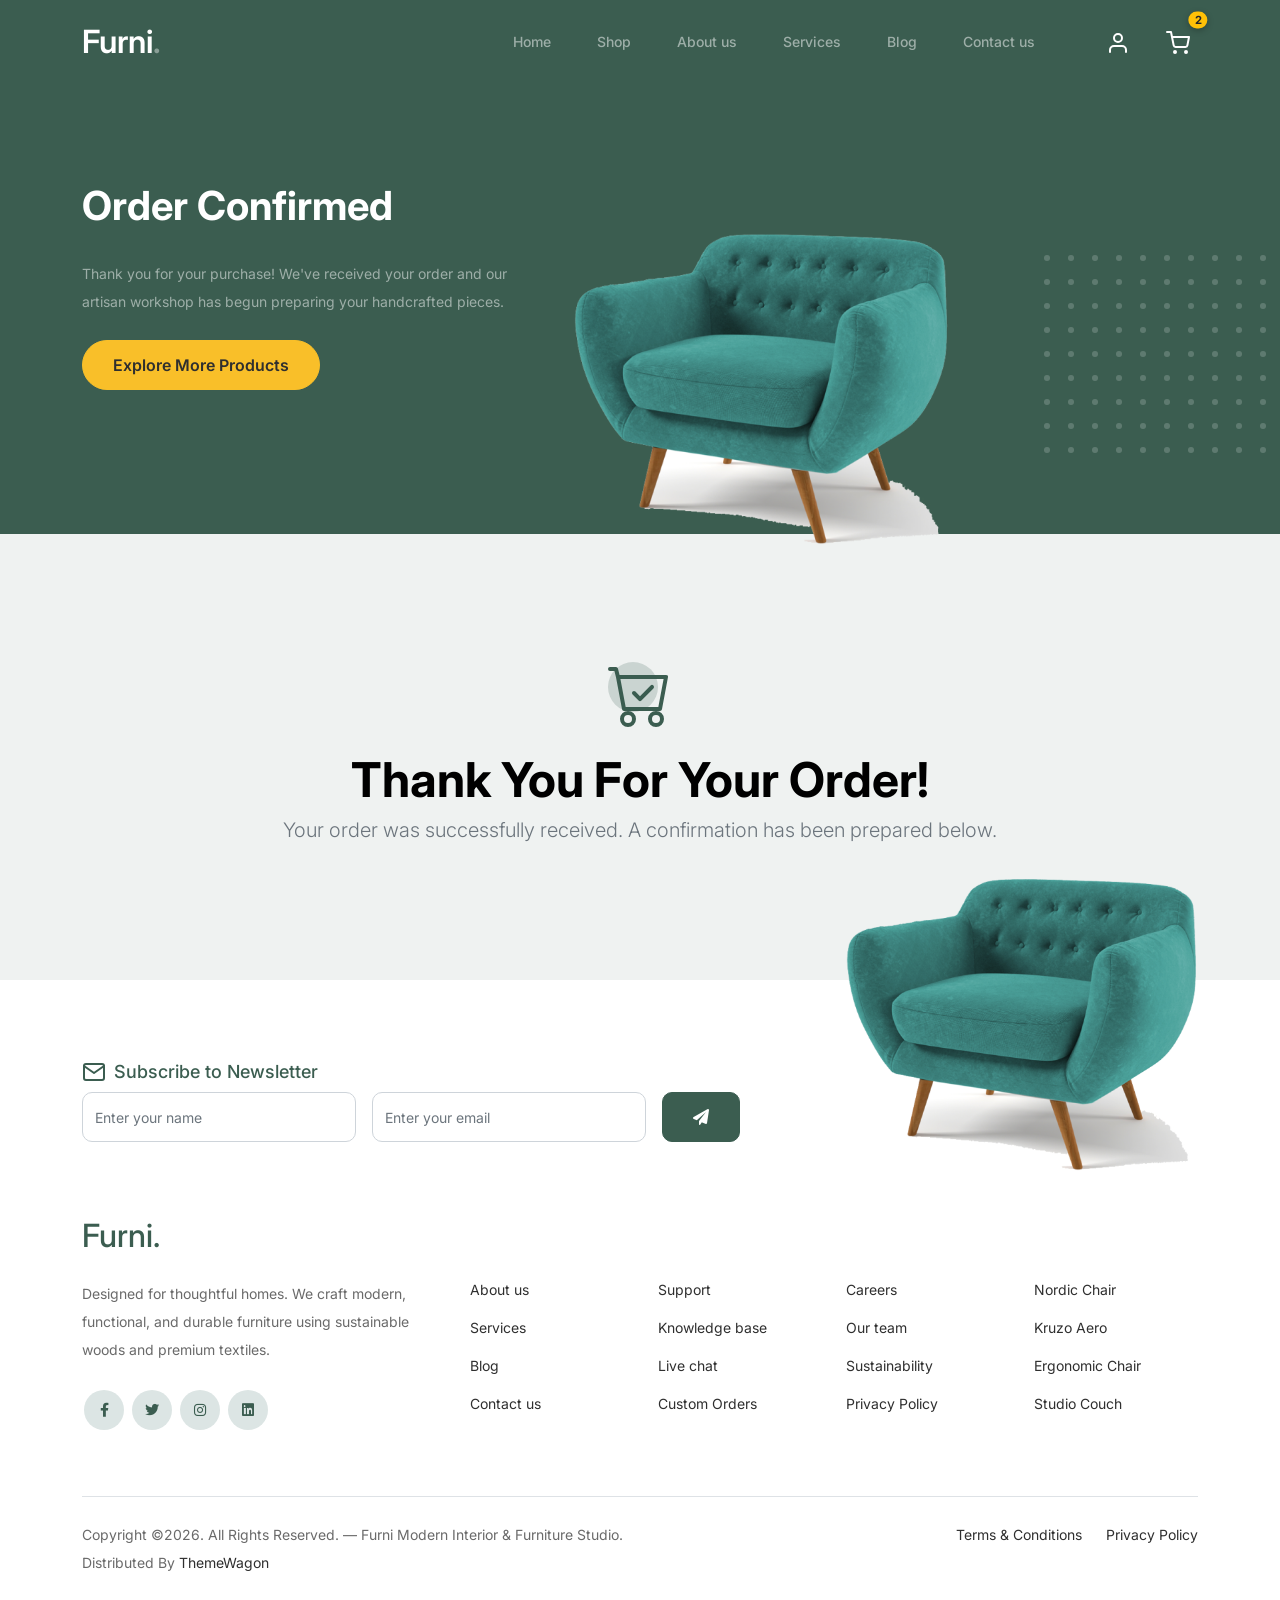
<file: thankyou.html>
<!-- /*
* Bootstrap 5
* Template Name: Furni
* Template Author: Untree.co
* Template URI: https://untree.co/
* License: https://creativecommons.org/licenses/by/3.0/
*/ -->
<!doctype html>
<html lang="en">
<head>
  <meta charset="utf-8">
  <meta name="viewport" content="width=device-width, initial-scale=1, shrink-to-fit=no">
  <meta name="author" content="Untree.co">
  <link rel="shortcut icon" href="favicon.png">

  <meta name="description" content="Thank you for your order - Furni" />
  <meta name="keywords" content="order confirmation, furniture receipt" />

  <!-- Bootstrap CSS -->
  <link href="css/bootstrap.min.css" rel="stylesheet">
  <link href="https://cdnjs.cloudflare.com/ajax/libs/font-awesome/6.0.0-beta3/css/all.min.css" rel="stylesheet">
  <link href="css/tiny-slider.css" rel="stylesheet">
  <link href="css/style.css" rel="stylesheet">
  <title>Order Confirmed - Furni</title>
</head>

<body>

  <!-- Start Header/Navigation -->
  <nav class="custom-navbar navbar navbar-expand-md navbar-dark bg-dark" aria-label="Furni navigation bar">
    <div class="container">
      <a class="navbar-brand" href="index.html">Furni<span>.</span></a>

      <button class="navbar-toggler" type="button" data-bs-toggle="collapse" data-bs-target="#navbarsFurni" aria-controls="navbarsFurni" aria-expanded="false" aria-label="Toggle navigation">
        <span class="navbar-toggler-icon"></span>
      </button>

      <div class="collapse navbar-collapse" id="navbarsFurni">
        <ul class="custom-navbar-nav navbar-nav ms-auto mb-2 mb-md-0">
          <li class="nav-item">
            <a class="nav-link" href="index.html">Home</a>
          </li>
          <li><a class="nav-link" href="shop.html">Shop</a></li>
          <li><a class="nav-link" href="about.html">About us</a></li>
          <li><a class="nav-link" href="services.html">Services</a></li>
          <li><a class="nav-link" href="blog.html">Blog</a></li>
          <li><a class="nav-link" href="contact.html">Contact us</a></li>
        </ul>

        <ul class="custom-navbar-cta navbar-nav mb-2 mb-md-0 ms-5">
          <li><a class="nav-link" href="javascript:void(0)" title="My Account"><img src="images/user.svg" alt="User Account"></a></li>
          <li>
            <a class="nav-link position-relative" href="cart.html" title="Shopping Cart">
              <img src="images/cart.svg" alt="Cart">
              <span class="cart-badge badge rounded-pill bg-warning text-dark position-absolute top-0 start-100 translate-middle">0</span>
            </a>
          </li>
        </ul>
      </div>
    </div>
  </nav>
  <!-- End Header/Navigation -->

  <!-- Start Hero Section -->
  <div class="hero">
    <div class="container">
      <div class="row justify-content-between align-items-center">
        <div class="col-lg-5">
          <div class="intro-excerpt">
            <h1>Order Confirmed</h1>
            <p class="mb-4">Thank you for your purchase! We've received your order and our artisan workshop has begun preparing your handcrafted pieces.</p>
            <p><a href="shop.html" class="btn btn-secondary me-2">Explore More Products</a></p>
          </div>
        </div>
        <div class="col-lg-7">
          <div class="hero-img-wrap text-center">
            <img src="images/sofa.png" class="img-fluid" alt="Furni Living" style="max-height: 350px;">
          </div>
        </div>
      </div>
    </div>
  </div>
  <!-- End Hero Section -->

  <div class="untree_co-section">
    <div class="container">
      <div class="row">
        <div class="col-md-12 text-center pt-3">
          <span class="display-3 thankyou-icon text-primary">
            <svg width="1em" height="1em" viewBox="0 0 16 16" class="bi bi-cart-check mb-4" fill="currentColor" xmlns="http://www.w3.org/2000/svg">
              <path fill-rule="evenodd" d="M11.354 5.646a.5.5 0 0 1 0 .708l-3 3a.5.5 0 0 1-.708 0l-1.5-1.5a.5.5 0 1 1 .708-.708L8 8.293l2.646-2.647a.5.5 0 0 1 .708 0z"/>
              <path fill-rule="evenodd" d="M0 1.5A.5.5 0 0 1 .5 1H2a.5.5 0 0 1 .485.379L2.89 3H14.5a.5.5 0 0 1 .491.592l-1.5 8A.5.5 0 0 1 13 12H4a.5.5 0 0 1-.491-.408L2.01 3.607 1.61 2H.5a.5.5 0 0 1-.5-.5zM3.102 4l1.313 7h8.17l1.313-7H3.102zM5 12a2 2 0 1 0 0 4 2 2 0 0 0 0-4zm7 0a2 2 0 1 0 0 4 2 2 0 0 0 0-4zm-7 1a1 1 0 1 0 0 2 1 1 0 0 0 0-2zm7 0a1 1 0 1 0 0 2 1 1 0 0 0 0-2z"/>
            </svg>
          </span>
          <h2 class="display-5 text-black fw-bold">Thank You For Your Order!</h2>
          <p class="lead text-muted mb-4">Your order was successfully received. A confirmation has been prepared below.</p>
        </div>
      </div>
      <!-- Detailed receipt inserted dynamically here by furni-shop.js -->
    </div>
  </div>

  <!-- Start Footer Section -->
  <footer class="footer-section">
    <div class="container relative">

      <div class="sofa-img">
        <img src="images/sofa.png" alt="Furni Sofa" class="img-fluid">
      </div>

      <div class="row">
        <div class="col-lg-8">
          <div class="subscription-form">
            <h3 class="d-flex align-items-center">
              <span class="me-2"><img src="images/envelope-outline.svg" alt="Envelope" class="img-fluid"></span>
              <span>Subscribe to Newsletter</span>
            </h3>

            <form action="#" class="row g-3">
              <div class="col-auto">
                <input type="text" class="form-control" placeholder="Enter your name">
              </div>
              <div class="col-auto">
                <input type="email" class="form-control" placeholder="Enter your email" required>
              </div>
              <div class="col-auto">
                <button type="submit" class="btn btn-primary" title="Subscribe">
                  <span class="fa fa-paper-plane"></span>
                </button>
              </div>
            </form>

          </div>
        </div>
      </div>

      <div class="row g-5 mb-5">
        <div class="col-lg-4">
          <div class="mb-4 footer-logo-wrap"><a href="index.html" class="footer-logo">Furni<span>.</span></a></div>
          <p class="mb-4">Designed for thoughtful homes. We craft modern, functional, and durable furniture using sustainable woods and premium textiles.</p>

          <ul class="list-unstyled custom-social">
            <li><a href="#" aria-label="Facebook"><span class="fa fa-brands fa-facebook-f"></span></a></li>
            <li><a href="#" aria-label="Twitter"><span class="fa fa-brands fa-twitter"></span></a></li>
            <li><a href="#" aria-label="Instagram"><span class="fa fa-brands fa-instagram"></span></a></li>
            <li><a href="#" aria-label="LinkedIn"><span class="fa fa-brands fa-linkedin"></span></a></li>
          </ul>
        </div>

        <div class="col-lg-8">
          <div class="row links-wrap">
            <div class="col-6 col-sm-6 col-md-3">
              <ul class="list-unstyled">
                <li><a href="about.html">About us</a></li>
                <li><a href="services.html">Services</a></li>
                <li><a href="blog.html">Blog</a></li>
                <li><a href="contact.html">Contact us</a></li>
              </ul>
            </div>

            <div class="col-6 col-sm-6 col-md-3">
              <ul class="list-unstyled">
                <li><a href="contact.html">Support</a></li>
                <li><a href="about.html">Knowledge base</a></li>
                <li><a href="contact.html">Live chat</a></li>
                <li><a href="shop.html">Custom Orders</a></li>
              </ul>
            </div>

            <div class="col-6 col-sm-6 col-md-3">
              <ul class="list-unstyled">
                <li><a href="about.html">Careers</a></li>
                <li><a href="about.html">Our team</a></li>
                <li><a href="about.html">Sustainability</a></li>
                <li><a href="contact.html">Privacy Policy</a></li>
              </ul>
            </div>

            <div class="col-6 col-sm-6 col-md-3">
              <ul class="list-unstyled">
                <li><a href="shop.html">Nordic Chair</a></li>
                <li><a href="shop.html">Kruzo Aero</a></li>
                <li><a href="shop.html">Ergonomic Chair</a></li>
                <li><a href="shop.html">Studio Couch</a></li>
              </ul>
            </div>
          </div>
        </div>

      </div>

      <div class="border-top copyright">
        <div class="row pt-4">
          <div class="col-lg-6">
            <p class="mb-2 text-center text-lg-start">Copyright &copy;<script>document.write(new Date().getFullYear());</script>. All Rights Reserved. &mdash; Furni Modern Interior &amp; Furniture Studio. Distributed By <a href="https://themewagon.com" target="_blank" rel="noopener">ThemeWagon</a>
            </p>
          </div>

          <div class="col-lg-6 text-center text-lg-end">
            <ul class="list-unstyled d-inline-flex ms-auto">
              <li class="me-4"><a href="contact.html">Terms &amp; Conditions</a></li>
              <li><a href="contact.html">Privacy Policy</a></li>
            </ul>
          </div>

        </div>
      </div>

    </div>
  </footer>
  <!-- End Footer Section -->	

  <script src="js/bootstrap.bundle.min.js"></script>
  <script src="js/tiny-slider.js"></script>
  <script src="js/custom.js"></script>
  <script src="js/furni-shop.js"></script>
</body>
</html>
</file>
<file: css/tiny-slider.css>
.tns-outer{padding:0 !important}.tns-outer [hidden]{display:none !important}.tns-outer [aria-controls],.tns-outer [data-action]{cursor:pointer}.tns-slider{-webkit-transition:all 0s;-moz-transition:all 0s;transition:all 0s}.tns-slider>.tns-item{-webkit-box-sizing:border-box;-moz-box-sizing:border-box;box-sizing:border-box}.tns-horizontal.tns-subpixel{white-space:nowrap}.tns-horizontal.tns-subpixel>.tns-item{display:inline-block;vertical-align:top;white-space:normal}.tns-horizontal.tns-no-subpixel:after{content:'';display:table;clear:both}.tns-horizontal.tns-no-subpixel>.tns-item{float:left}.tns-horizontal.tns-carousel.tns-no-subpixel>.tns-item{margin-right:-100%}.tns-no-calc{position:relative;left:0}.tns-gallery{position:relative;left:0;min-height:1px}.tns-gallery>.tns-item{position:absolute;left:-100%;-webkit-transition:transform 0s, opacity 0s;-moz-transition:transform 0s, opacity 0s;transition:transform 0s, opacity 0s}.tns-gallery>.tns-slide-active{position:relative;left:auto !important}.tns-gallery>.tns-moving{-webkit-transition:all 0.25s;-moz-transition:all 0.25s;transition:all 0.25s}.tns-autowidth{display:inline-block}.tns-lazy-img{-webkit-transition:opacity 0.6s;-moz-transition:opacity 0.6s;transition:opacity 0.6s;opacity:0.6}.tns-lazy-img.tns-complete{opacity:1}.tns-ah{-webkit-transition:height 0s;-moz-transition:height 0s;transition:height 0s}.tns-ovh{overflow:hidden}.tns-visually-hidden{position:absolute;left:-10000em}.tns-transparent{opacity:0;visibility:hidden}.tns-fadeIn{opacity:1;filter:alpha(opacity=100);z-index:0}.tns-normal,.tns-fadeOut{opacity:0;filter:alpha(opacity=0);z-index:-1}.tns-vpfix{white-space:nowrap}.tns-vpfix>div,.tns-vpfix>li{display:inline-block}.tns-t-subp2{margin:0 auto;width:310px;position:relative;height:10px;overflow:hidden}.tns-t-ct{width:2333.3333333%;width:-webkit-calc(100% * 70 / 3);width:-moz-calc(100% * 70 / 3);width:calc(100% * 70 / 3);position:absolute;right:0}.tns-t-ct:after{content:'';display:table;clear:both}.tns-t-ct>div{width:1.4285714%;width:-webkit-calc(100% / 70);width:-moz-calc(100% / 70);width:calc(100% / 70);height:10px;float:left}

/*# sourceMappingURL=sourcemaps/tiny-slider.css.map */
</file>
<file: css/style.css>
/*
* Template Name: UntreeStore
* Template Author: Untree.co
* Author URI: https://untree.co/
* License: https://creativecommons.org/licenses/by/3.0/
*/
@import url("https://fonts.googleapis.com/css2?family=Inter:wght@400;500;600;700;800&display=swap");
body {
  overflow-x: hidden;
  position: relative; }

body {
  font-family: "Inter", sans-serif;
  font-weight: 400;
  line-height: 28px;
  color: #6a6a6a;
  font-size: 14px;
  background-color: #eff2f1; }

a {
  text-decoration: none;
  -webkit-transition: .3s all ease;
  -o-transition: .3s all ease;
  transition: .3s all ease;
  color: #2f2f2f;
  text-decoration: underline; }
  a:hover {
    color: #2f2f2f;
    text-decoration: none; }
  a.more {
    font-weight: 600; }

.custom-navbar {
  background: #3b5d50 !important;
  padding-top: 20px;
  padding-bottom: 20px; }
  .custom-navbar .navbar-brand {
    font-size: 32px;
    font-weight: 600; }
    .custom-navbar .navbar-brand > span {
      opacity: .4; }
  .custom-navbar .navbar-toggler {
    border-color: transparent; }
    .custom-navbar .navbar-toggler:active, .custom-navbar .navbar-toggler:focus {
      -webkit-box-shadow: none;
      box-shadow: none;
      outline: none; }
  @media (min-width: 992px) {
    .custom-navbar .custom-navbar-nav li {
      margin-left: 15px;
      margin-right: 15px; } }
  .custom-navbar .custom-navbar-nav li a {
    font-weight: 500;
    color: #ffffff !important;
    opacity: .5;
    -webkit-transition: .3s all ease;
    -o-transition: .3s all ease;
    transition: .3s all ease;
    position: relative; }
    @media (min-width: 768px) {
      .custom-navbar .custom-navbar-nav li a:before {
        content: "";
        position: absolute;
        bottom: 0;
        left: 8px;
        right: 8px;
        background: #f9bf29;
        height: 5px;
        opacity: 1;
        visibility: visible;
        width: 0;
        -webkit-transition: .15s all ease-out;
        -o-transition: .15s all ease-out;
        transition: .15s all ease-out; } }
    .custom-navbar .custom-navbar-nav li a:hover {
      opacity: 1; }
      .custom-navbar .custom-navbar-nav li a:hover:before {
        width: calc(100% - 16px); }
  .custom-navbar .custom-navbar-nav li.active a {
    opacity: 1; }
    .custom-navbar .custom-navbar-nav li.active a:before {
      width: calc(100% - 16px); }
  .custom-navbar .custom-navbar-cta {
    margin-left: 0 !important;
    -webkit-box-orient: horizontal;
    -webkit-box-direction: normal;
    -ms-flex-direction: row;
    flex-direction: row; }
    @media (min-width: 768px) {
      .custom-navbar .custom-navbar-cta {
        margin-left: 40px !important; } }
    .custom-navbar .custom-navbar-cta li {
      margin-left: 0px;
      margin-right: 0px; }
      .custom-navbar .custom-navbar-cta li:first-child {
        margin-right: 20px; }

.hero {
  background: #3b5d50;
  padding: calc(4rem - 30px) 0 0rem 0; }
  @media (min-width: 768px) {
    .hero {
      padding: calc(4rem - 30px) 0 4rem 0; } }
  @media (min-width: 992px) {
    .hero {
      padding: calc(8rem - 30px) 0 8rem 0; } }
  .hero .intro-excerpt {
    position: relative;
    z-index: 4; }
    @media (min-width: 992px) {
      .hero .intro-excerpt {
        max-width: 450px; } }
  .hero h1 {
    font-weight: 700;
    color: #ffffff;
    margin-bottom: 30px; }
    @media (min-width: 1400px) {
      .hero h1 {
        font-size: 54px; } }
  .hero p {
    color: rgba(255, 255, 255, 0.5);
    margin-botom: 30px; }
  .hero .hero-img-wrap {
    position: relative; }
    .hero .hero-img-wrap img {
      position: relative;
      top: 0px;
      right: 0px;
      z-index: 2;
      max-width: 780px;
      left: -20px; }
      @media (min-width: 768px) {
        .hero .hero-img-wrap img {
          right: 0px;
          left: -100px; } }
      @media (min-width: 992px) {
        .hero .hero-img-wrap img {
          left: 0px;
          top: -80px;
          position: absolute;
          right: -50px; } }
      @media (min-width: 1200px) {
        .hero .hero-img-wrap img {
          left: 0px;
          top: -80px;
          right: -100px; } }
    .hero .hero-img-wrap:after {
      content: "";
      position: absolute;
      width: 255px;
      height: 217px;
      background-image: url("../images/dots-light.svg");
      background-size: contain;
      background-repeat: no-repeat;
      right: -100px;
      top: -0px; }
      @media (min-width: 1200px) {
        .hero .hero-img-wrap:after {
          top: -40px; } }

.btn {
  font-weight: 600;
  padding: 12px 30px;
  border-radius: 30px;
  color: #ffffff;
  background: #2f2f2f;
  border-color: #2f2f2f; }
  .btn:hover {
    color: #ffffff;
    background: #222222;
    border-color: #222222; }
  .btn:active, .btn:focus {
    outline: none !important;
    -webkit-box-shadow: none;
    box-shadow: none; }
  .btn.btn-primary {
    background: #3b5d50;
    border-color: #3b5d50; }
    .btn.btn-primary:hover {
      background: #314d43;
      border-color: #314d43; }
  .btn.btn-secondary {
    color: #2f2f2f;
    background: #f9bf29;
    border-color: #f9bf29; }
    .btn.btn-secondary:hover {
      background: #f8b810;
      border-color: #f8b810; }
  .btn.btn-white-outline {
    background: transparent;
    border-width: 2px;
    border-color: rgba(255, 255, 255, 0.3); }
    .btn.btn-white-outline:hover {
      border-color: white;
      color: #ffffff; }

.section-title {
  color: #2f2f2f; }

.product-section {
  padding: 7rem 0; }
  .product-section .product-item {
    text-align: center;
    text-decoration: none;
    display: block;
    position: relative;
    padding-bottom: 50px;
    cursor: pointer; }
    .product-section .product-item .product-thumbnail {
      margin-bottom: 30px;
      position: relative;
      top: 0;
      -webkit-transition: .3s all ease;
      -o-transition: .3s all ease;
      transition: .3s all ease; }
    .product-section .product-item h3 {
      font-weight: 600;
      font-size: 16px; }
    .product-section .product-item strong {
      font-weight: 800 !important;
      font-size: 18px !important; }
    .product-section .product-item h3, .product-section .product-item strong {
      color: #2f2f2f;
      text-decoration: none; }
    .product-section .product-item .icon-cross {
      position: absolute;
      width: 35px;
      height: 35px;
      display: inline-block;
      background: #2f2f2f;
      bottom: 15px;
      left: 50%;
      -webkit-transform: translateX(-50%);
      -ms-transform: translateX(-50%);
      transform: translateX(-50%);
      margin-bottom: -17.5px;
      border-radius: 50%;
      opacity: 0;
      visibility: hidden;
      -webkit-transition: .3s all ease;
      -o-transition: .3s all ease;
      transition: .3s all ease; }
      .product-section .product-item .icon-cross img {
        position: absolute;
        left: 50%;
        top: 50%;
        -webkit-transform: translate(-50%, -50%);
        -ms-transform: translate(-50%, -50%);
        transform: translate(-50%, -50%); }
    .product-section .product-item:before {
      bottom: 0;
      left: 0;
      right: 0;
      position: absolute;
      content: "";
      background: #dce5e4;
      height: 0%;
      z-index: -1;
      border-radius: 10px;
      -webkit-transition: .3s all ease;
      -o-transition: .3s all ease;
      transition: .3s all ease; }
    .product-section .product-item:hover .product-thumbnail {
      top: -25px; }
    .product-section .product-item:hover .icon-cross {
      bottom: 0;
      opacity: 1;
      visibility: visible; }
    .product-section .product-item:hover:before {
      height: 70%; }

.why-choose-section {
  padding: 7rem 0; }
  .why-choose-section .img-wrap {
    position: relative; }
    .why-choose-section .img-wrap:before {
      position: absolute;
      content: "";
      width: 255px;
      height: 217px;
      background-image: url("../images/dots-yellow.svg");
      background-repeat: no-repeat;
      background-size: contain;
      -webkit-transform: translate(-40%, -40%);
      -ms-transform: translate(-40%, -40%);
      transform: translate(-40%, -40%);
      z-index: -1; }
    .why-choose-section .img-wrap img {
      border-radius: 20px; }

.feature {
  margin-bottom: 30px; }
  .feature .icon {
    display: inline-block;
    position: relative;
    margin-bottom: 20px; }
    .feature .icon:before {
      content: "";
      width: 33px;
      height: 33px;
      position: absolute;
      background: rgba(59, 93, 80, 0.2);
      border-radius: 50%;
      right: -8px;
      bottom: 0; }
  .feature h3 {
    font-size: 14px;
    color: #2f2f2f; }
  .feature p {
    font-size: 14px;
    line-height: 22px;
    color: #6a6a6a; }

.we-help-section {
  padding: 7rem 0; }
  .we-help-section .imgs-grid {
    display: -ms-grid;
    display: grid;
    -ms-grid-columns: (1fr)[27];
    grid-template-columns: repeat(27, 1fr);
    position: relative; }
    .we-help-section .imgs-grid:before {
      position: absolute;
      content: "";
      width: 255px;
      height: 217px;
      background-image: url("../images/dots-green.svg");
      background-size: contain;
      background-repeat: no-repeat;
      -webkit-transform: translate(-40%, -40%);
      -ms-transform: translate(-40%, -40%);
      transform: translate(-40%, -40%);
      z-index: -1; }
    .we-help-section .imgs-grid .grid {
      position: relative; }
      .we-help-section .imgs-grid .grid img {
        border-radius: 20px;
        max-width: 100%; }
      .we-help-section .imgs-grid .grid.grid-1 {
        -ms-grid-column: 1;
        -ms-grid-column-span: 18;
        grid-column: 1 / span 18;
        -ms-grid-row: 1;
        -ms-grid-row-span: 27;
        grid-row: 1 / span 27; }
      .we-help-section .imgs-grid .grid.grid-2 {
        -ms-grid-column: 19;
        -ms-grid-column-span: 27;
        grid-column: 19 / span 27;
        -ms-grid-row: 1;
        -ms-grid-row-span: 5;
        grid-row: 1 / span 5;
        padding-left: 20px; }
      .we-help-section .imgs-grid .grid.grid-3 {
        -ms-grid-column: 14;
        -ms-grid-column-span: 16;
        grid-column: 14 / span 16;
        -ms-grid-row: 6;
        -ms-grid-row-span: 27;
        grid-row: 6 / span 27;
        padding-top: 20px; }

.custom-list {
  width: 100%; }
  .custom-list li {
    display: inline-block;
    width: calc(50% - 20px);
    margin-bottom: 12px;
    line-height: 1.5;
    position: relative;
    padding-left: 20px; }
    .custom-list li:before {
      content: "";
      width: 8px;
      height: 8px;
      border-radius: 50%;
      border: 2px solid #3b5d50;
      position: absolute;
      left: 0;
      top: 8px; }

.popular-product {
  padding: 0 0 7rem 0; }
  .popular-product .product-item-sm h3 {
    font-size: 14px;
    font-weight: 700;
    color: #2f2f2f; }
  .popular-product .product-item-sm a {
    text-decoration: none;
    color: #2f2f2f;
    -webkit-transition: .3s all ease;
    -o-transition: .3s all ease;
    transition: .3s all ease; }
    .popular-product .product-item-sm a:hover {
      color: rgba(47, 47, 47, 0.5); }
  .popular-product .product-item-sm p {
    line-height: 1.4;
    margin-bottom: 10px;
    font-size: 14px; }
  .popular-product .product-item-sm .thumbnail {
    margin-right: 10px;
    -webkit-box-flex: 0;
    -ms-flex: 0 0 120px;
    flex: 0 0 120px;
    position: relative; }
    .popular-product .product-item-sm .thumbnail:before {
      content: "";
      position: absolute;
      border-radius: 20px;
      background: #dce5e4;
      width: 98px;
      height: 98px;
      top: 50%;
      left: 50%;
      -webkit-transform: translate(-50%, -50%);
      -ms-transform: translate(-50%, -50%);
      transform: translate(-50%, -50%);
      z-index: -1; }

.testimonial-section {
  padding: 3rem 0 7rem 0; }

.testimonial-slider-wrap {
  position: relative; }
  .testimonial-slider-wrap .tns-inner {
    padding-top: 30px; }
  .testimonial-slider-wrap .item .testimonial-block blockquote {
    font-size: 16px; }
    @media (min-width: 768px) {
      .testimonial-slider-wrap .item .testimonial-block blockquote {
        line-height: 32px;
        font-size: 18px; } }
  .testimonial-slider-wrap .item .testimonial-block .author-info .author-pic {
    margin-bottom: 20px; }
    .testimonial-slider-wrap .item .testimonial-block .author-info .author-pic img {
      max-width: 80px;
      border-radius: 50%; }
  .testimonial-slider-wrap .item .testimonial-block .author-info h3 {
    font-size: 14px;
    font-weight: 700;
    color: #2f2f2f;
    margin-bottom: 0; }
  .testimonial-slider-wrap #testimonial-nav {
    position: absolute;
    top: 50%;
    z-index: 99;
    width: 100%;
    display: none; }
    @media (min-width: 768px) {
      .testimonial-slider-wrap #testimonial-nav {
        display: block; } }
    .testimonial-slider-wrap #testimonial-nav > span {
      cursor: pointer;
      position: absolute;
      width: 58px;
      height: 58px;
      line-height: 58px;
      border-radius: 50%;
      background: rgba(59, 93, 80, 0.1);
      color: #2f2f2f;
      -webkit-transition: .3s all ease;
      -o-transition: .3s all ease;
      transition: .3s all ease; }
      .testimonial-slider-wrap #testimonial-nav > span:hover {
        background: #3b5d50;
        color: #ffffff; }
    .testimonial-slider-wrap #testimonial-nav .prev {
      left: -10px; }
    .testimonial-slider-wrap #testimonial-nav .next {
      right: 0; }
  .testimonial-slider-wrap .tns-nav {
    position: absolute;
    bottom: -50px;
    left: 50%;
    -webkit-transform: translateX(-50%);
    -ms-transform: translateX(-50%);
    transform: translateX(-50%); }
    .testimonial-slider-wrap .tns-nav button {
      background: none;
      border: none;
      display: inline-block;
      position: relative;
      width: 0 !important;
      height: 7px !important;
      margin: 2px; }
      .testimonial-slider-wrap .tns-nav button:active, .testimonial-slider-wrap .tns-nav button:focus, .testimonial-slider-wrap .tns-nav button:hover {
        outline: none;
        -webkit-box-shadow: none;
        box-shadow: none;
        background: none; }
      .testimonial-slider-wrap .tns-nav button:before {
        display: block;
        width: 7px;
        height: 7px;
        left: 0;
        top: 0;
        position: absolute;
        content: "";
        border-radius: 50%;
        -webkit-transition: .3s all ease;
        -o-transition: .3s all ease;
        transition: .3s all ease;
        background-color: #d6d6d6; }
      .testimonial-slider-wrap .tns-nav button:hover:before, .testimonial-slider-wrap .tns-nav button.tns-nav-active:before {
        background-color: #3b5d50; }

.before-footer-section {
  padding: 7rem 0 12rem 0 !important; }

.blog-section {
  padding: 7rem 0 12rem 0; }
  .blog-section .post-entry a {
    text-decoration: none; }
  .blog-section .post-entry .post-thumbnail {
    display: block;
    margin-bottom: 20px; }
    .blog-section .post-entry .post-thumbnail img {
      border-radius: 20px;
      -webkit-transition: .3s all ease;
      -o-transition: .3s all ease;
      transition: .3s all ease; }
  .blog-section .post-entry .post-content-entry {
    padding-left: 15px;
    padding-right: 15px; }
    .blog-section .post-entry .post-content-entry h3 {
      font-size: 16px;
      margin-bottom: 0;
      font-weight: 600;
      margin-bottom: 7px; }
    .blog-section .post-entry .post-content-entry .meta {
      font-size: 14px; }
      .blog-section .post-entry .post-content-entry .meta a {
        font-weight: 600; }
  .blog-section .post-entry:hover .post-thumbnail img, .blog-section .post-entry:focus .post-thumbnail img {
    opacity: .7; }

.footer-section {
  padding: 80px 0;
  background: #ffffff; }
  .footer-section .relative {
    position: relative; }
  .footer-section a {
    text-decoration: none;
    color: #2f2f2f;
    -webkit-transition: .3s all ease;
    -o-transition: .3s all ease;
    transition: .3s all ease; }
    .footer-section a:hover {
      color: rgba(47, 47, 47, 0.5); }
  .footer-section .subscription-form {
    margin-bottom: 40px;
    position: relative;
    z-index: 2;
    margin-top: 100px; }
    @media (min-width: 992px) {
      .footer-section .subscription-form {
        margin-top: 0px;
        margin-bottom: 80px; } }
    .footer-section .subscription-form h3 {
      font-size: 18px;
      font-weight: 500;
      color: #3b5d50; }
    .footer-section .subscription-form .form-control {
      height: 50px;
      border-radius: 10px;
      font-family: "Inter", sans-serif; }
      .footer-section .subscription-form .form-control:active, .footer-section .subscription-form .form-control:focus {
        outline: none;
        -webkit-box-shadow: none;
        box-shadow: none;
        border-color: #3b5d50;
        -webkit-box-shadow: 0 1px 4px 0 rgba(0, 0, 0, 0.2);
        box-shadow: 0 1px 4px 0 rgba(0, 0, 0, 0.2); }
      .footer-section .subscription-form .form-control::-webkit-input-placeholder {
        font-size: 14px; }
      .footer-section .subscription-form .form-control::-moz-placeholder {
        font-size: 14px; }
      .footer-section .subscription-form .form-control:-ms-input-placeholder {
        font-size: 14px; }
      .footer-section .subscription-form .form-control:-moz-placeholder {
        font-size: 14px; }
    .footer-section .subscription-form .btn {
      border-radius: 10px !important; }
  .footer-section .sofa-img {
    position: absolute;
    top: -200px;
    z-index: 1;
    right: 0; }
    .footer-section .sofa-img img {
      max-width: 380px; }
  .footer-section .links-wrap {
    margin-top: 0px; }
    @media (min-width: 992px) {
      .footer-section .links-wrap {
        margin-top: 54px; } }
    .footer-section .links-wrap ul li {
      margin-bottom: 10px; }
  .footer-section .footer-logo-wrap .footer-logo {
    font-size: 32px;
    font-weight: 500;
    text-decoration: none;
    color: #3b5d50; }
  .footer-section .custom-social li {
    margin: 2px;
    display: inline-block; }
    .footer-section .custom-social li a {
      width: 40px;
      height: 40px;
      text-align: center;
      line-height: 40px;
      display: inline-block;
      background: #dce5e4;
      color: #3b5d50;
      border-radius: 50%; }
      .footer-section .custom-social li a:hover {
        background: #3b5d50;
        color: #ffffff; }
  .footer-section .border-top {
    border-color: #dce5e4; }
    .footer-section .border-top.copyright {
      font-size: 14px !important; }

.untree_co-section {
  padding: 7rem 0; }

.form-control {
  height: 50px;
  border-radius: 10px;
  font-family: "Inter", sans-serif; }
  .form-control:active, .form-control:focus {
    outline: none;
    -webkit-box-shadow: none;
    box-shadow: none;
    border-color: #3b5d50;
    -webkit-box-shadow: 0 1px 4px 0 rgba(0, 0, 0, 0.2);
    box-shadow: 0 1px 4px 0 rgba(0, 0, 0, 0.2); }
  .form-control::-webkit-input-placeholder {
    font-size: 14px; }
  .form-control::-moz-placeholder {
    font-size: 14px; }
  .form-control:-ms-input-placeholder {
    font-size: 14px; }
  .form-control:-moz-placeholder {
    font-size: 14px; }

.service {
  line-height: 1.5; }
  .service .service-icon {
    border-radius: 10px;
    -webkit-box-flex: 0;
    -ms-flex: 0 0 50px;
    flex: 0 0 50px;
    height: 50px;
    line-height: 50px;
    text-align: center;
    background: #3b5d50;
    margin-right: 20px;
    color: #ffffff; }

textarea {
  height: auto !important; }

.site-blocks-table {
  overflow: auto; }
  .site-blocks-table .product-thumbnail {
    width: 200px; }
  .site-blocks-table .btn {
    padding: 2px 10px; }
  .site-blocks-table thead th {
    padding: 30px;
    text-align: center;
    border-width: 0px !important;
    vertical-align: middle;
    color: rgba(0, 0, 0, 0.8);
    font-size: 18px; }
  .site-blocks-table td {
    padding: 20px;
    text-align: center;
    vertical-align: middle;
    color: rgba(0, 0, 0, 0.8); }
  .site-blocks-table tbody tr:first-child td {
    border-top: 1px solid #3b5d50 !important; }
  .site-blocks-table .btn {
    background: none !important;
    color: #000000;
    border: none;
    height: auto !important; }

.site-block-order-table th {
  border-top: none !important;
  border-bottom-width: 1px !important; }

.site-block-order-table td, .site-block-order-table th {
  color: #000000; }

.couponcode-wrap input {
  border-radius: 10px !important; }

.text-primary {
  color: #3b5d50 !important; }

.thankyou-icon {
  position: relative;
  color: #3b5d50; }
  .thankyou-icon:before {
    position: absolute;
    content: "";
    width: 50px;
    height: 50px;
    border-radius: 50%;
    background: rgba(59, 93, 80, 0.2); }

/* --- Furni Professional Modern Enhancements --- */
.cart-badge {
  font-size: 0.7rem !important;
  font-weight: 700;
  padding: 0.25em 0.55em !important;
  box-shadow: 0 2px 6px rgba(0, 0, 0, 0.25);
  transition: transform 0.2s ease;
}

@keyframes cartBounce {
  0%, 100% { transform: scale(1); }
  50% { transform: scale(1.35) rotate(-5deg); }
}

.cart-bounce {
  animation: cartBounce 0.5s ease-in-out;
}

/* Category Filter Pills */
.filter-pills {
  display: flex;
  flex-wrap: wrap;
  gap: 10px;
  justify-content: center;
  margin-bottom: 2.5rem;
}

.filter-btn {
  background: #ffffff;
  border: 1px solid #dce5e4;
  color: #2f2f2f;
  padding: 8px 22px;
  border-radius: 30px;
  font-weight: 500;
  font-size: 14px;
  cursor: pointer;
  transition: all 0.25s ease;
}

.filter-btn:hover, .filter-btn.active {
  background: #3b5d50;
  color: #ffffff;
  border-color: #3b5d50;
  box-shadow: 0 4px 12px rgba(59, 93, 80, 0.25);
}

/* Search input polish */
.furni-search-box {
  max-width: 420px;
  margin: 0 auto 2rem auto;
  position: relative;
}

.furni-search-box input {
  padding-left: 45px;
  border-radius: 30px;
  border: 1px solid #ced4da;
  height: 48px;
}

.furni-search-box .search-icon {
  position: absolute;
  left: 18px;
  top: 50%;
  transform: translateY(-50%);
  color: #6c757d;
  font-size: 15px;
}

/* Product card hover elevation */
.product-item {
  transition: transform 0.3s cubic-bezier(0.165, 0.84, 0.44, 1), box-shadow 0.3s ease;
  border-radius: 12px;
  padding-bottom: 15px;
}

.product-item:hover {
  transform: translateY(-6px);
}

.product-item .product-thumbnail {
  transition: transform 0.3s ease;
}

.product-item:hover .product-thumbnail {
  transform: scale(1.04);
}

.product-item .icon-cross {
  transition: all 0.25s ease;
}

.product-item .icon-cross:hover {
  background: #f9bf29 !important;
  transform: scale(1.1);
}

/* Toast Notification Styling */
.toast-container .toast {
  border-radius: 12px;
  backdrop-filter: blur(8px);
}
</file>
